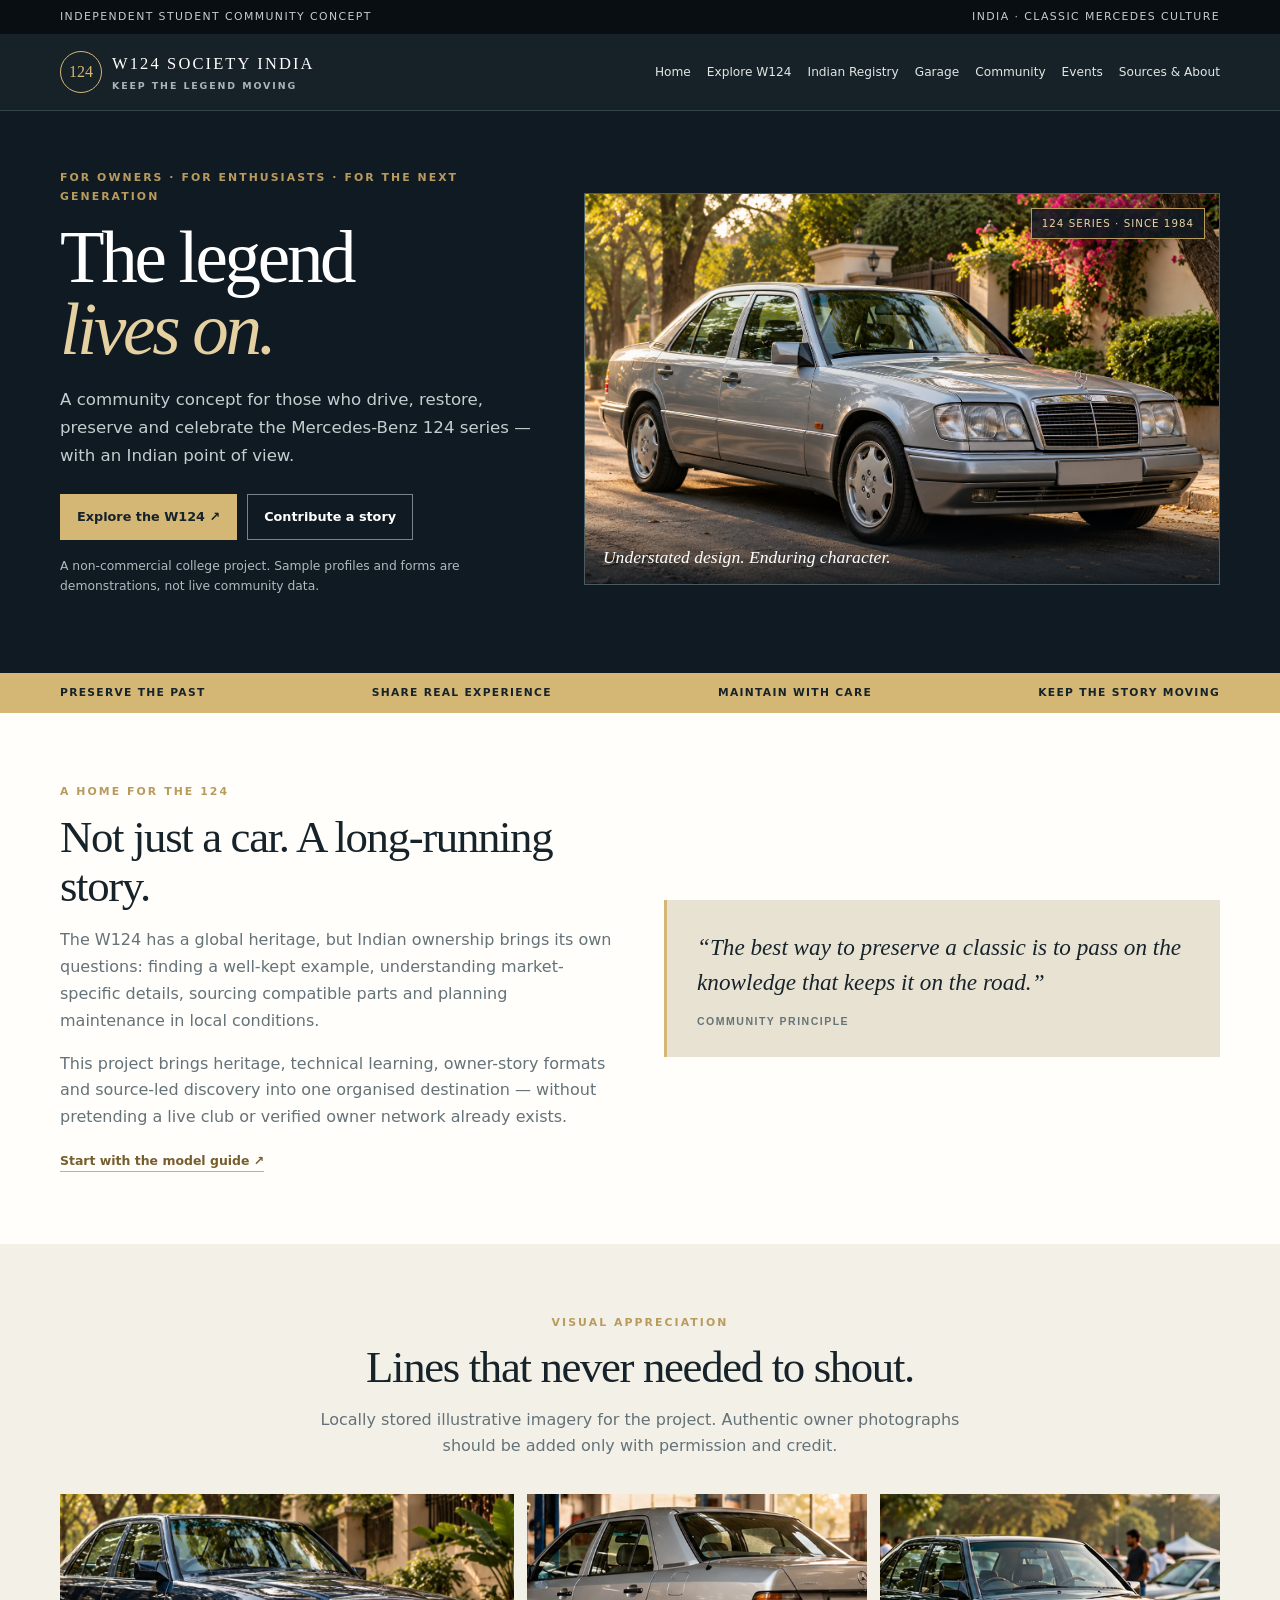
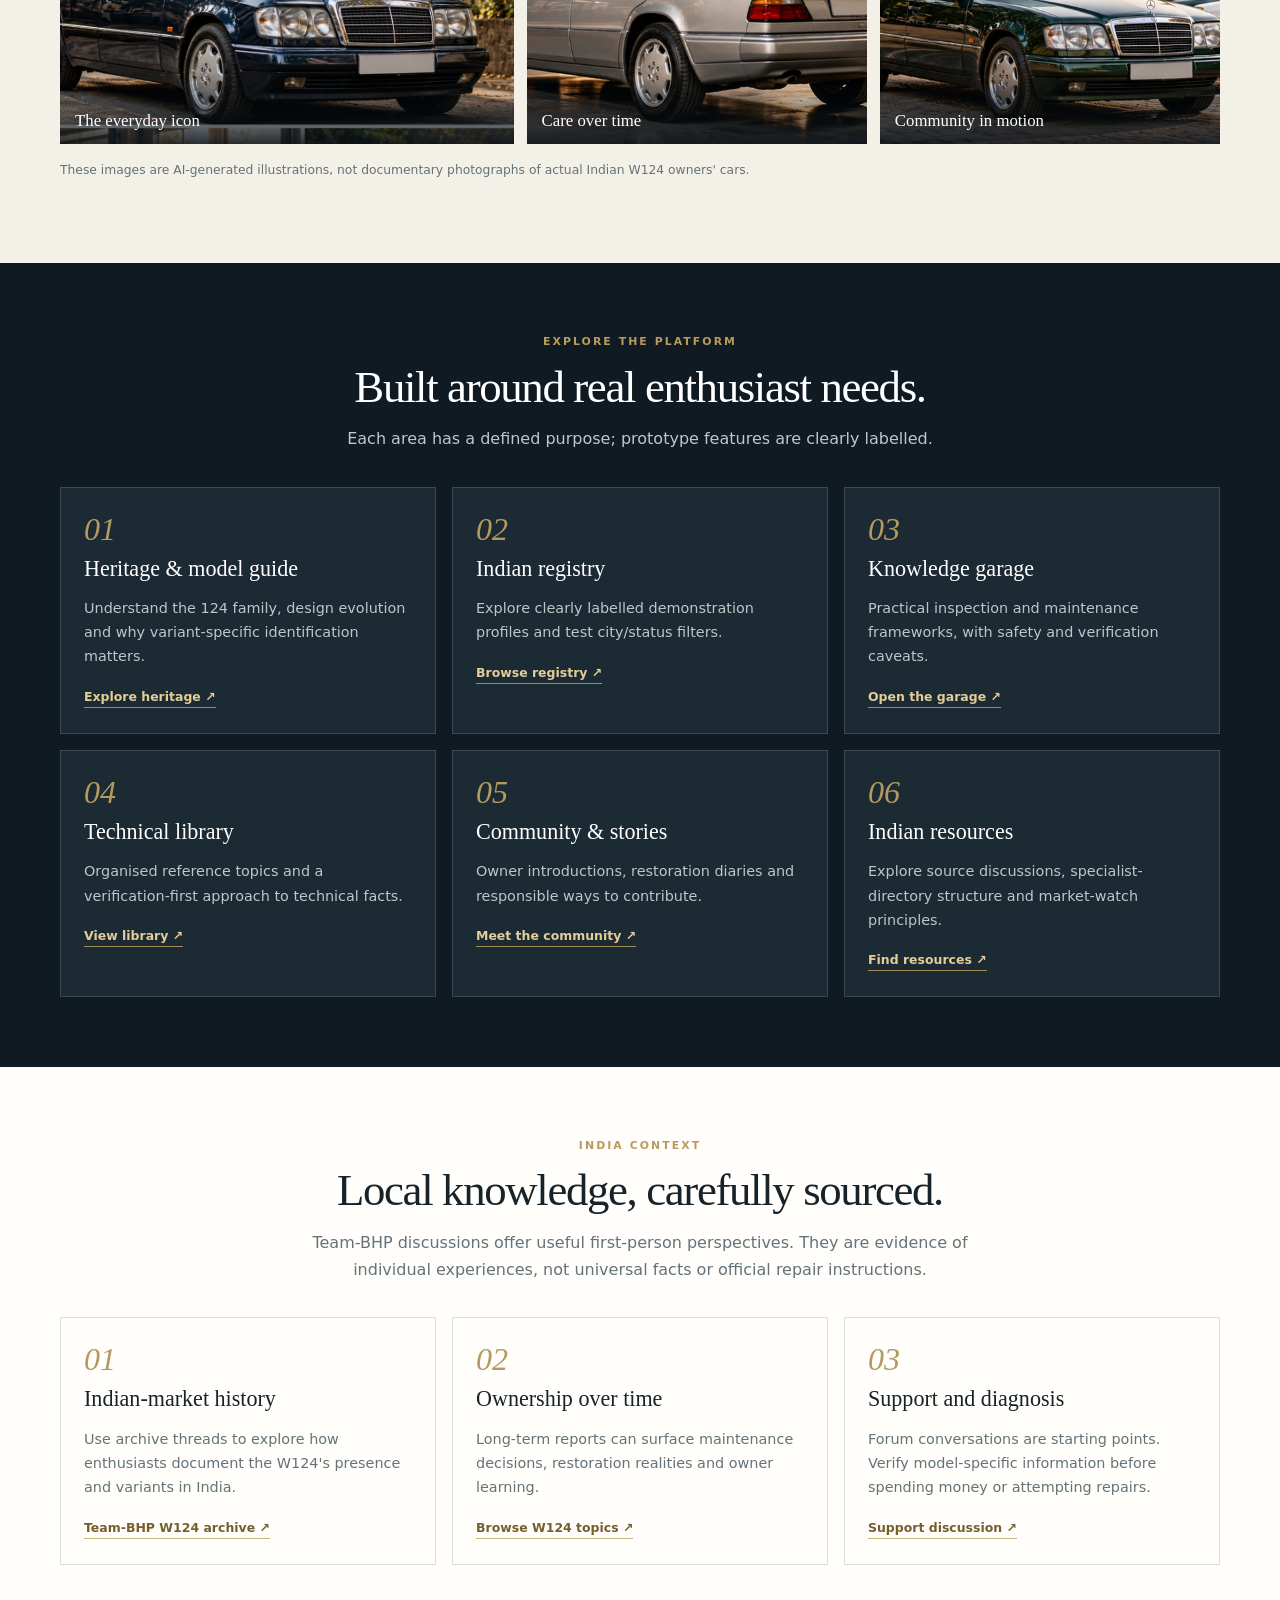
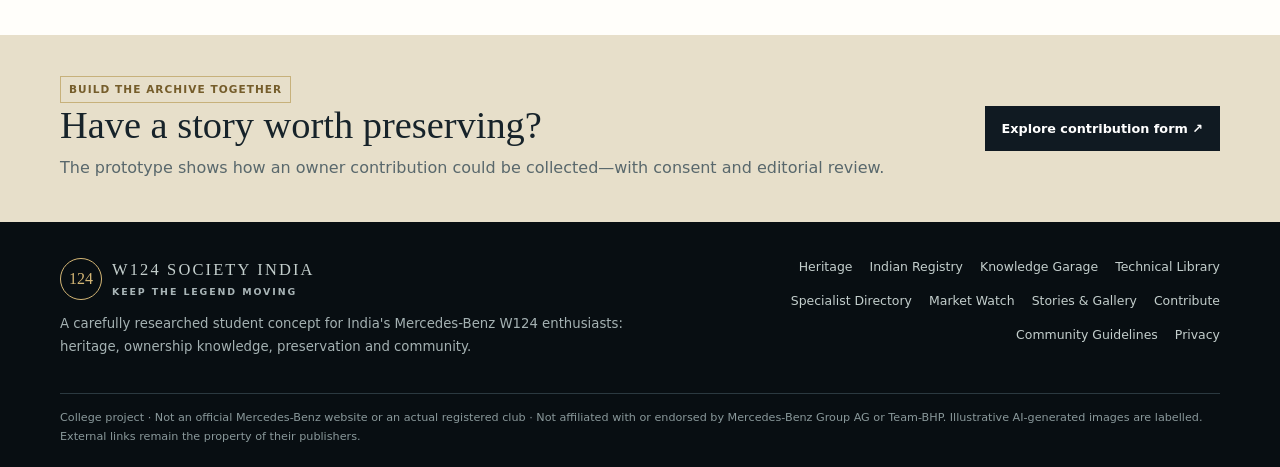
<file: index.html>
<!doctype html><html lang="en"><head><meta charset="utf-8"><meta name="viewport" content="width=device-width,initial-scale=1"><title>The legend lives on | W124 Society India</title><meta name="description" content="An independent Indian W124 enthusiast website concept with heritage, owner stories, maintenance knowledge and community resources."><meta name="theme-color" content="#101a22"><meta property="og:title" content="The legend lives on | W124 Society India"><meta property="og:description" content="An independent Indian W124 enthusiast website concept with heritage, owner stories, maintenance knowledge and community resources."><link rel="stylesheet" href="styles.css"></head><body><a class="skip" href="#main">Skip to content</a><div class="top"><div class="wrap"><span>Independent student community concept</span><span>India · Classic Mercedes culture</span></div></div><header class="header"><div class="wrap nav"><a class="brand" href="index.html"><span class="mark">124</span><span><strong>W124 SOCIETY INDIA</strong><small>KEEP THE LEGEND MOVING</small></span></a><button class="menu-toggle" aria-expanded="false" aria-label="Toggle navigation">Menu ☰</button><nav class="navlinks" aria-label="Main navigation"><a href="index.html" aria-current="page">Home</a><a href="heritage.html">Explore W124</a><a href="registry.html">Indian Registry</a><a href="garage.html">Garage</a><a href="community.html">Community</a><a href="events.html">Events</a><a href="sources.html">Sources & About</a></nav></div></header><main id="main"><section class="hero" id="home"><div class="wrap hero-grid"><div><div class="eyebrow">For owners · For enthusiasts · For the next generation</div><h1>The legend<br><em>lives on.</em></h1><p class="lead">A community concept for those who drive, restore, preserve and celebrate the Mercedes-Benz 124 series — with an Indian point of view.</p><div class="btns"><a class="btn" href="heritage.html">Explore the W124 ↗</a><a class="btn secondary" href="contribute.html">Contribute a story</a></div><p class="note" style="color:#aebbbc">A non-commercial college project. Sample profiles and forms are demonstrations, not live community data.</p></div><div class="hero-img"><img src="assets/w124-hero.png" alt="AI-generated illustration of a silver W124-inspired classic Mercedes sedan on an Indian residential street"><span class="img-label">124 series · Since 1984</span><div class="img-caption">Understated design. Enduring character.</div></div></div></section>
<div class="ticker"><div class="wrap"><span>Preserve the past</span><span>Share real experience</span><span>Maintain with care</span><span>Keep the story moving</span></div></div>
<section class="section"><div class="wrap two-col"><div class="copy"><div class="eyebrow">A home for the 124</div><h2>Not just a car. A long-running story.</h2><p>The W124 has a global heritage, but Indian ownership brings its own questions: finding a well-kept example, understanding market-specific details, sourcing compatible parts and planning maintenance in local conditions.</p><p>This project brings heritage, technical learning, owner-story formats and source-led discovery into one organised destination — without pretending a live club or verified owner network already exists.</p><a class="link" href="heritage.html">Start with the model guide ↗</a></div><div class="quote">“The best way to preserve a classic is to pass on the knowledge that keeps it on the road.”<small>Community principle</small></div></div></section>
<section class="section cream" id="gallery"><div class="wrap"><div class="section-head"><div class="eyebrow">Visual appreciation</div><h2>Lines that never needed to shout.</h2><p>Locally stored illustrative imagery for the project. Authentic owner photographs should be added only with permission and credit.</p></div><div class="gallery"><figure><img src="assets/w124-street.jpg" alt="AI-generated illustration of a dark classic W124-inspired sedan on a tree-lined street" loading="lazy"><figcaption>The everyday icon</figcaption></figure><figure><img src="assets/w124-workshop.jpg" alt="AI-generated illustration of a classic sedan in a restoration workshop" loading="lazy"><figcaption>Care over time</figcaption></figure><figure><img src="assets/w124-gathering.jpg" alt="AI-generated illustration of a classic sedan at an enthusiast gathering" loading="lazy"><figcaption>Community in motion</figcaption></figure></div><p class="note">These images are AI-generated illustrations, not documentary photographs of actual Indian W124 owners' cars.</p></div></section>
<section class="section dark"><div class="wrap"><div class="section-head"><div class="eyebrow">Explore the platform</div><h2>Built around real enthusiast needs.</h2><p>Each area has a defined purpose; prototype features are clearly labelled.</p></div><div class="grid3"><article class="card"><div class="num">01</div><h3>Heritage & model guide</h3><p>Understand the 124 family, design evolution and why variant-specific identification matters.</p><a class="link" href="heritage.html">Explore heritage ↗</a></article><article class="card"><div class="num">02</div><h3>Indian registry</h3><p>Explore clearly labelled demonstration profiles and test city/status filters.</p><a class="link" href="registry.html">Browse registry ↗</a></article><article class="card"><div class="num">03</div><h3>Knowledge garage</h3><p>Practical inspection and maintenance frameworks, with safety and verification caveats.</p><a class="link" href="garage.html">Open the garage ↗</a></article><article class="card"><div class="num">04</div><h3>Technical library</h3><p>Organised reference topics and a verification-first approach to technical facts.</p><a class="link" href="technical.html">View library ↗</a></article><article class="card"><div class="num">05</div><h3>Community & stories</h3><p>Owner introductions, restoration diaries and responsible ways to contribute.</p><a class="link" href="community.html">Meet the community ↗</a></article><article class="card"><div class="num">06</div><h3>Indian resources</h3><p>Explore source discussions, specialist-directory structure and market-watch principles.</p><a class="link" href="directory.html">Find resources ↗</a></article></div></div></section>
<section class="section"><div class="wrap"><div class="section-head"><div class="eyebrow">India context</div><h2>Local knowledge, carefully sourced.</h2><p>Team-BHP discussions offer useful first-person perspectives. They are evidence of individual experiences, not universal facts or official repair instructions.</p></div><div class="grid3"><article class="card"><div class="num">01</div><h3>Indian-market history</h3><p>Use archive threads to explore how enthusiasts document the W124's presence and variants in India.</p><a class="link" href="https://www.team-bhp.com/forum/indian-car-scene/178999-mercedes-w124-e-class-archive-pics-videos-reviews.html" target="_blank" rel="noopener">Team-BHP W124 archive ↗</a></article><article class="card"><div class="num">02</div><h3>Ownership over time</h3><p>Long-term reports can surface maintenance decisions, restoration realities and owner learning.</p><a class="link" href="https://www.team-bhp.com/tags/mercedes-benz-w124" target="_blank" rel="noopener">Browse W124 topics ↗</a></article><article class="card"><div class="num">03</div><h3>Support and diagnosis</h3><p>Forum conversations are starting points. Verify model-specific information before spending money or attempting repairs.</p><a class="link" href="https://www.team-bhp.com/forum/technical-stuff/56563-mercedes-w124-e-class-support-group.html" target="_blank" rel="noopener">Support discussion ↗</a></article></div></div></section>
<section class="callout"><div class="wrap callout-inner"><div><span class="pill">Build the archive together</span><h2>Have a story worth preserving?</h2><p>The prototype shows how an owner contribution could be collected—with consent and editorial review.</p></div><a class="btn" href="contribute.html">Explore contribution form ↗</a></div></section></main><footer class="footer"><div class="wrap"><div class="footer-grid"><div><a class="brand" href="index.html"><span class="mark">124</span><span><strong>W124 SOCIETY INDIA</strong><small>KEEP THE LEGEND MOVING</small></span></a><p>A carefully researched student concept for India's Mercedes-Benz W124 enthusiasts: heritage, ownership knowledge, preservation and community.</p></div><div class="footerlinks"><a href="heritage.html">Heritage</a><a href="registry.html">Indian Registry</a><a href="garage.html">Knowledge Garage</a><a href="technical.html">Technical Library</a><a href="directory.html">Specialist Directory</a><a href="market.html">Market Watch</a><a href="stories.html">Stories & Gallery</a><a href="contribute.html">Contribute</a><a href="guidelines.html">Community Guidelines</a><a href="privacy.html">Privacy</a></div></div><div class="fine">College project · Not an official Mercedes-Benz website or an actual registered club · Not affiliated with or endorsed by Mercedes-Benz Group AG or Team-BHP. Illustrative AI-generated images are labelled. External links remain the property of their publishers.</div></div></footer><script src="script.js"></script></body></html>
</file>
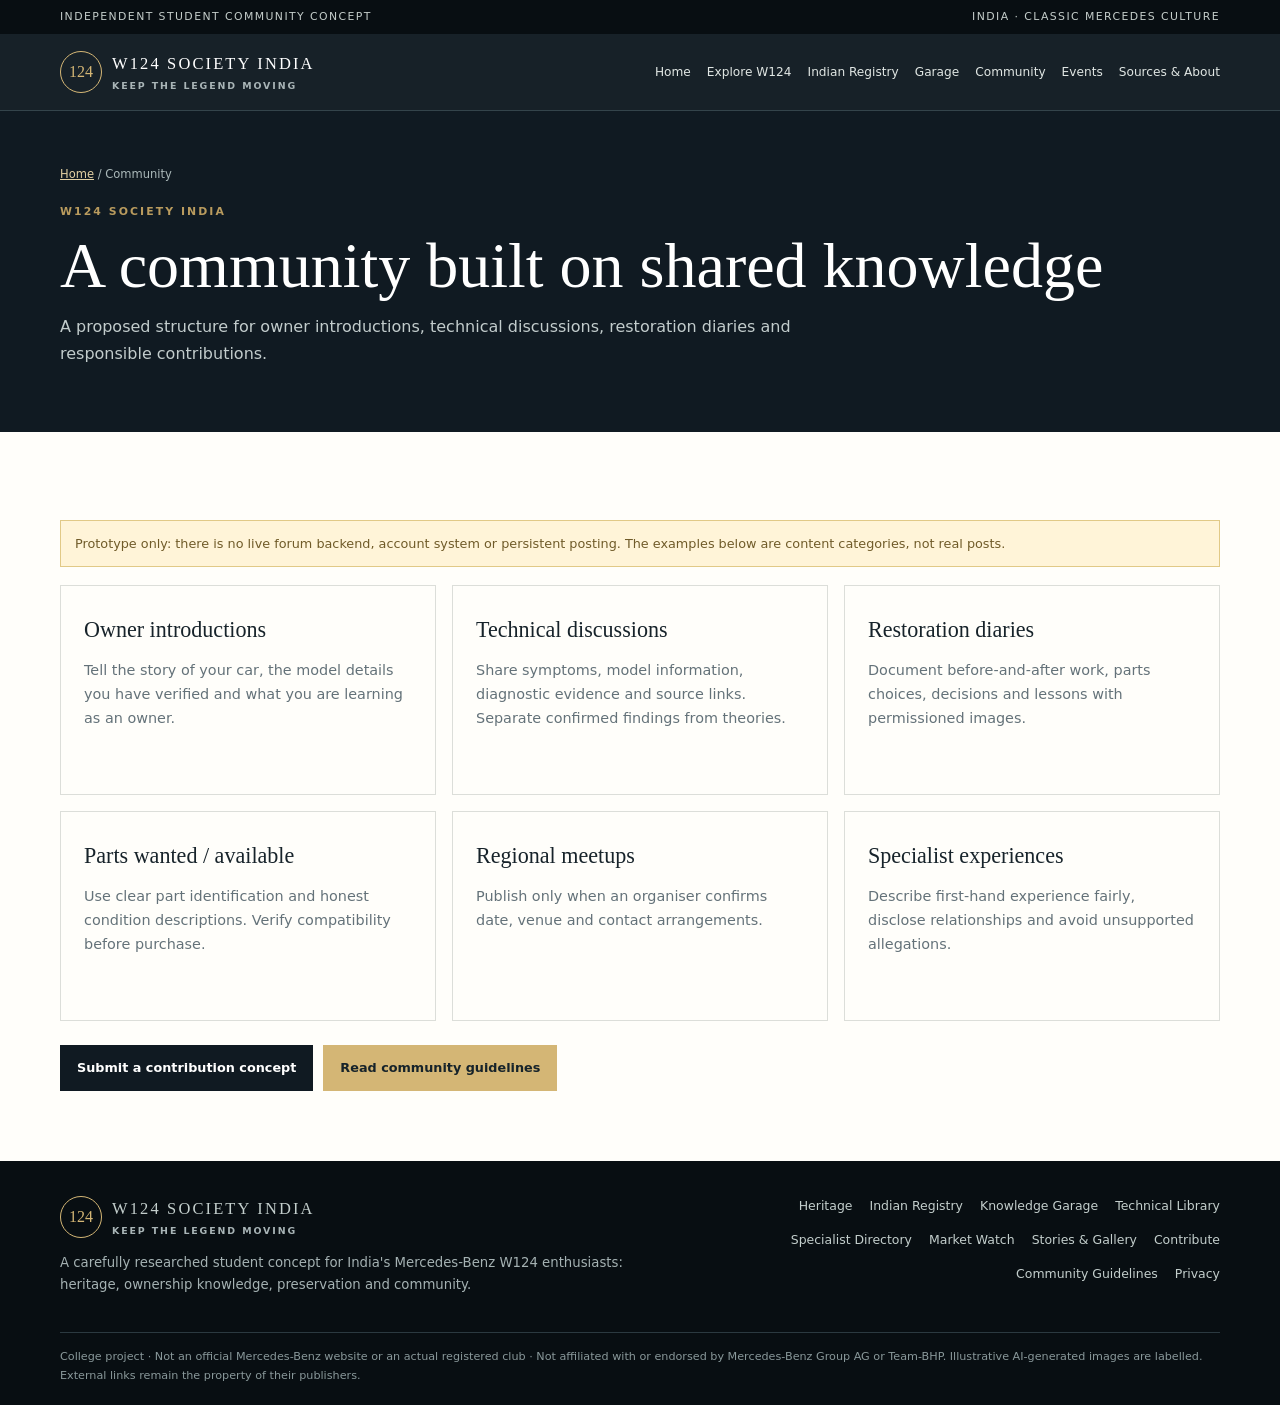
<file: community.html>
<!doctype html><html lang="en"><head><meta charset="utf-8"><meta name="viewport" content="width=device-width,initial-scale=1"><title>Community | W124 Society India</title><meta name="description" content="A proposed community structure for owners and enthusiasts."><meta name="theme-color" content="#101a22"><meta property="og:title" content="Community | W124 Society India"><meta property="og:description" content="A proposed community structure for owners and enthusiasts."><link rel="stylesheet" href="styles.css"></head><body><a class="skip" href="#main">Skip to content</a><div class="top"><div class="wrap"><span>Independent student community concept</span><span>India · Classic Mercedes culture</span></div></div><header class="header"><div class="wrap nav"><a class="brand" href="index.html"><span class="mark">124</span><span><strong>W124 SOCIETY INDIA</strong><small>KEEP THE LEGEND MOVING</small></span></a><button class="menu-toggle" aria-expanded="false" aria-label="Toggle navigation">Menu ☰</button><nav class="navlinks" aria-label="Main navigation"><a href="index.html">Home</a><a href="heritage.html">Explore W124</a><a href="registry.html">Indian Registry</a><a href="garage.html">Garage</a><a href="community.html" aria-current="page">Community</a><a href="events.html">Events</a><a href="sources.html">Sources & About</a></nav></div></header><main id="main"><section class="page-hero"><div class="wrap"><div class="breadcrumbs"><a href="index.html">Home</a> / Community</div><div class="eyebrow">W124 Society India</div><h1>A community built on shared knowledge</h1><p>A proposed structure for owner introductions, technical discussions, restoration diaries and responsible contributions.</p></div></section><section class="section"><div class="wrap"><div class="demo-label">Prototype only: there is no live forum backend, account system or persistent posting. The examples below are content categories, not real posts.</div><div class="grid3"><article class="card"><h3>Owner introductions</h3><p>Tell the story of your car, the model details you have verified and what you are learning as an owner.</p></article><article class="card"><h3>Technical discussions</h3><p>Share symptoms, model information, diagnostic evidence and source links. Separate confirmed findings from theories.</p></article><article class="card"><h3>Restoration diaries</h3><p>Document before-and-after work, parts choices, decisions and lessons with permissioned images.</p></article><article class="card"><h3>Parts wanted / available</h3><p>Use clear part identification and honest condition descriptions. Verify compatibility before purchase.</p></article><article class="card"><h3>Regional meetups</h3><p>Publish only when an organiser confirms date, venue and contact arrangements.</p></article><article class="card"><h3>Specialist experiences</h3><p>Describe first-hand experience fairly, disclose relationships and avoid unsupported allegations.</p></article></div><div class="btns"><a class="btn darkbtn" href="contribute.html">Submit a contribution concept</a><a class="btn" href="guidelines.html">Read community guidelines</a></div></div></section></main><footer class="footer"><div class="wrap"><div class="footer-grid"><div><a class="brand" href="index.html"><span class="mark">124</span><span><strong>W124 SOCIETY INDIA</strong><small>KEEP THE LEGEND MOVING</small></span></a><p>A carefully researched student concept for India's Mercedes-Benz W124 enthusiasts: heritage, ownership knowledge, preservation and community.</p></div><div class="footerlinks"><a href="heritage.html">Heritage</a><a href="registry.html">Indian Registry</a><a href="garage.html">Knowledge Garage</a><a href="technical.html">Technical Library</a><a href="directory.html">Specialist Directory</a><a href="market.html">Market Watch</a><a href="stories.html">Stories & Gallery</a><a href="contribute.html">Contribute</a><a href="guidelines.html">Community Guidelines</a><a href="privacy.html">Privacy</a></div></div><div class="fine">College project · Not an official Mercedes-Benz website or an actual registered club · Not affiliated with or endorsed by Mercedes-Benz Group AG or Team-BHP. Illustrative AI-generated images are labelled. External links remain the property of their publishers.</div></div></footer><script src="script.js"></script></body></html>
</file>
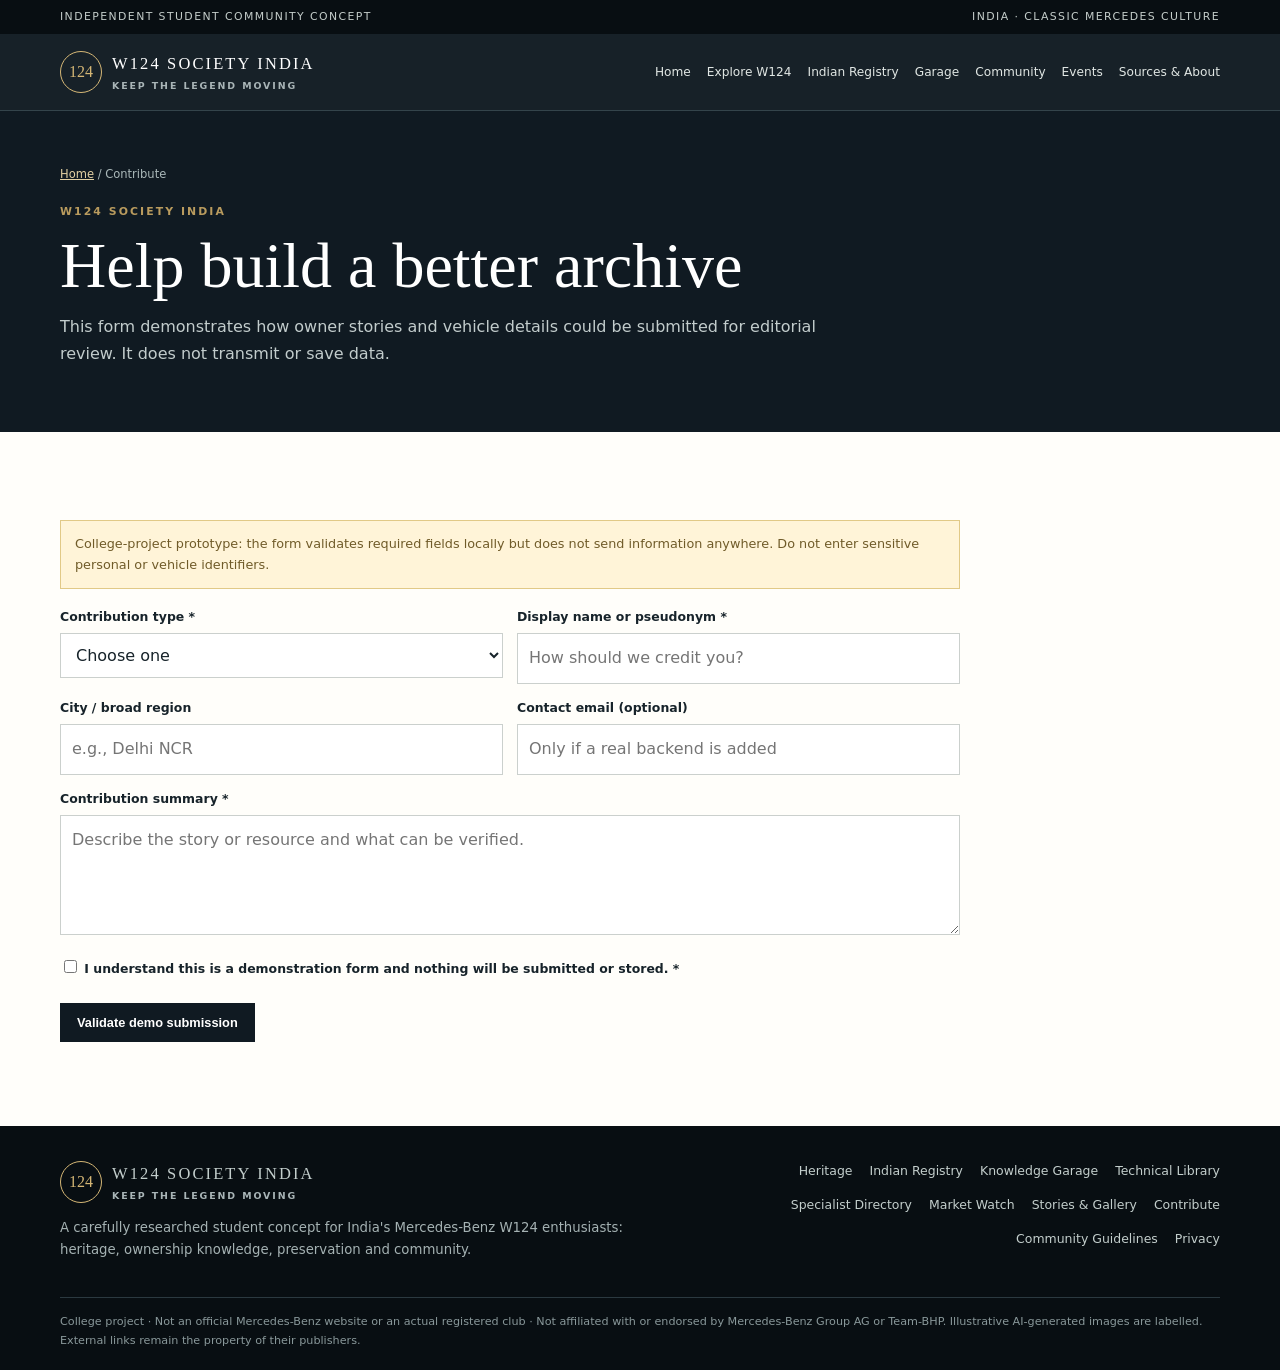
<file: contribute.html>
<!doctype html><html lang="en"><head><meta charset="utf-8"><meta name="viewport" content="width=device-width,initial-scale=1"><title>Contribute | W124 Society India</title><meta name="description" content="Demonstration workflow for proposed community contributions."><meta name="theme-color" content="#101a22"><meta property="og:title" content="Contribute | W124 Society India"><meta property="og:description" content="Demonstration workflow for proposed community contributions."><link rel="stylesheet" href="styles.css"></head><body><a class="skip" href="#main">Skip to content</a><div class="top"><div class="wrap"><span>Independent student community concept</span><span>India · Classic Mercedes culture</span></div></div><header class="header"><div class="wrap nav"><a class="brand" href="index.html"><span class="mark">124</span><span><strong>W124 SOCIETY INDIA</strong><small>KEEP THE LEGEND MOVING</small></span></a><button class="menu-toggle" aria-expanded="false" aria-label="Toggle navigation">Menu ☰</button><nav class="navlinks" aria-label="Main navigation"><a href="index.html">Home</a><a href="heritage.html">Explore W124</a><a href="registry.html">Indian Registry</a><a href="garage.html">Garage</a><a href="community.html" aria-current="page">Community</a><a href="events.html">Events</a><a href="sources.html">Sources & About</a></nav></div></header><main id="main"><section class="page-hero"><div class="wrap"><div class="breadcrumbs"><a href="index.html">Home</a> / Contribute</div><div class="eyebrow">W124 Society India</div><h1>Help build a better archive</h1><p>This form demonstrates how owner stories and vehicle details could be submitted for editorial review. It does not transmit or save data.</p></div></section><section class="section"><div class="wrap"><div class="content"><div class="demo-label">College-project prototype: the form validates required fields locally but does not send information anywhere. Do not enter sensitive personal or vehicle identifiers.</div><form data-prototype><div class="formgrid"><div class="field"><label for="kind">Contribution type *</label><select id="kind" required><option value="">Choose one</option><option>Vehicle profile</option><option>Ownership story</option><option>Technical article idea</option><option>Specialist recommendation</option><option>Event proposal</option><option>Photo contribution</option></select></div><div class="field"><label for="name">Display name or pseudonym *</label><input id="name" required maxlength="60" placeholder="How should we credit you?"></div><div class="field"><label for="region">City / broad region</label><input id="region" maxlength="80" placeholder="e.g., Delhi NCR"></div><div class="field"><label for="email">Contact email (optional)</label><input id="email" type="email" maxlength="120" placeholder="Only if a real backend is added"></div><div class="field full"><label for="details">Contribution summary *</label><textarea id="details" required maxlength="2000" placeholder="Describe the story or resource and what can be verified."></textarea></div><div class="field full"><label><input type="checkbox" required style="width:auto"> I understand this is a demonstration form and nothing will be submitted or stored. *</label></div></div><button class="btn darkbtn" type="submit" style="margin-top:18px">Validate demo submission</button><p class="form-msg" aria-live="polite"></p></form></div></div></section></main><footer class="footer"><div class="wrap"><div class="footer-grid"><div><a class="brand" href="index.html"><span class="mark">124</span><span><strong>W124 SOCIETY INDIA</strong><small>KEEP THE LEGEND MOVING</small></span></a><p>A carefully researched student concept for India's Mercedes-Benz W124 enthusiasts: heritage, ownership knowledge, preservation and community.</p></div><div class="footerlinks"><a href="heritage.html">Heritage</a><a href="registry.html">Indian Registry</a><a href="garage.html">Knowledge Garage</a><a href="technical.html">Technical Library</a><a href="directory.html">Specialist Directory</a><a href="market.html">Market Watch</a><a href="stories.html">Stories & Gallery</a><a href="contribute.html">Contribute</a><a href="guidelines.html">Community Guidelines</a><a href="privacy.html">Privacy</a></div></div><div class="fine">College project · Not an official Mercedes-Benz website or an actual registered club · Not affiliated with or endorsed by Mercedes-Benz Group AG or Team-BHP. Illustrative AI-generated images are labelled. External links remain the property of their publishers.</div></div></footer><script src="script.js"></script></body></html>
</file>
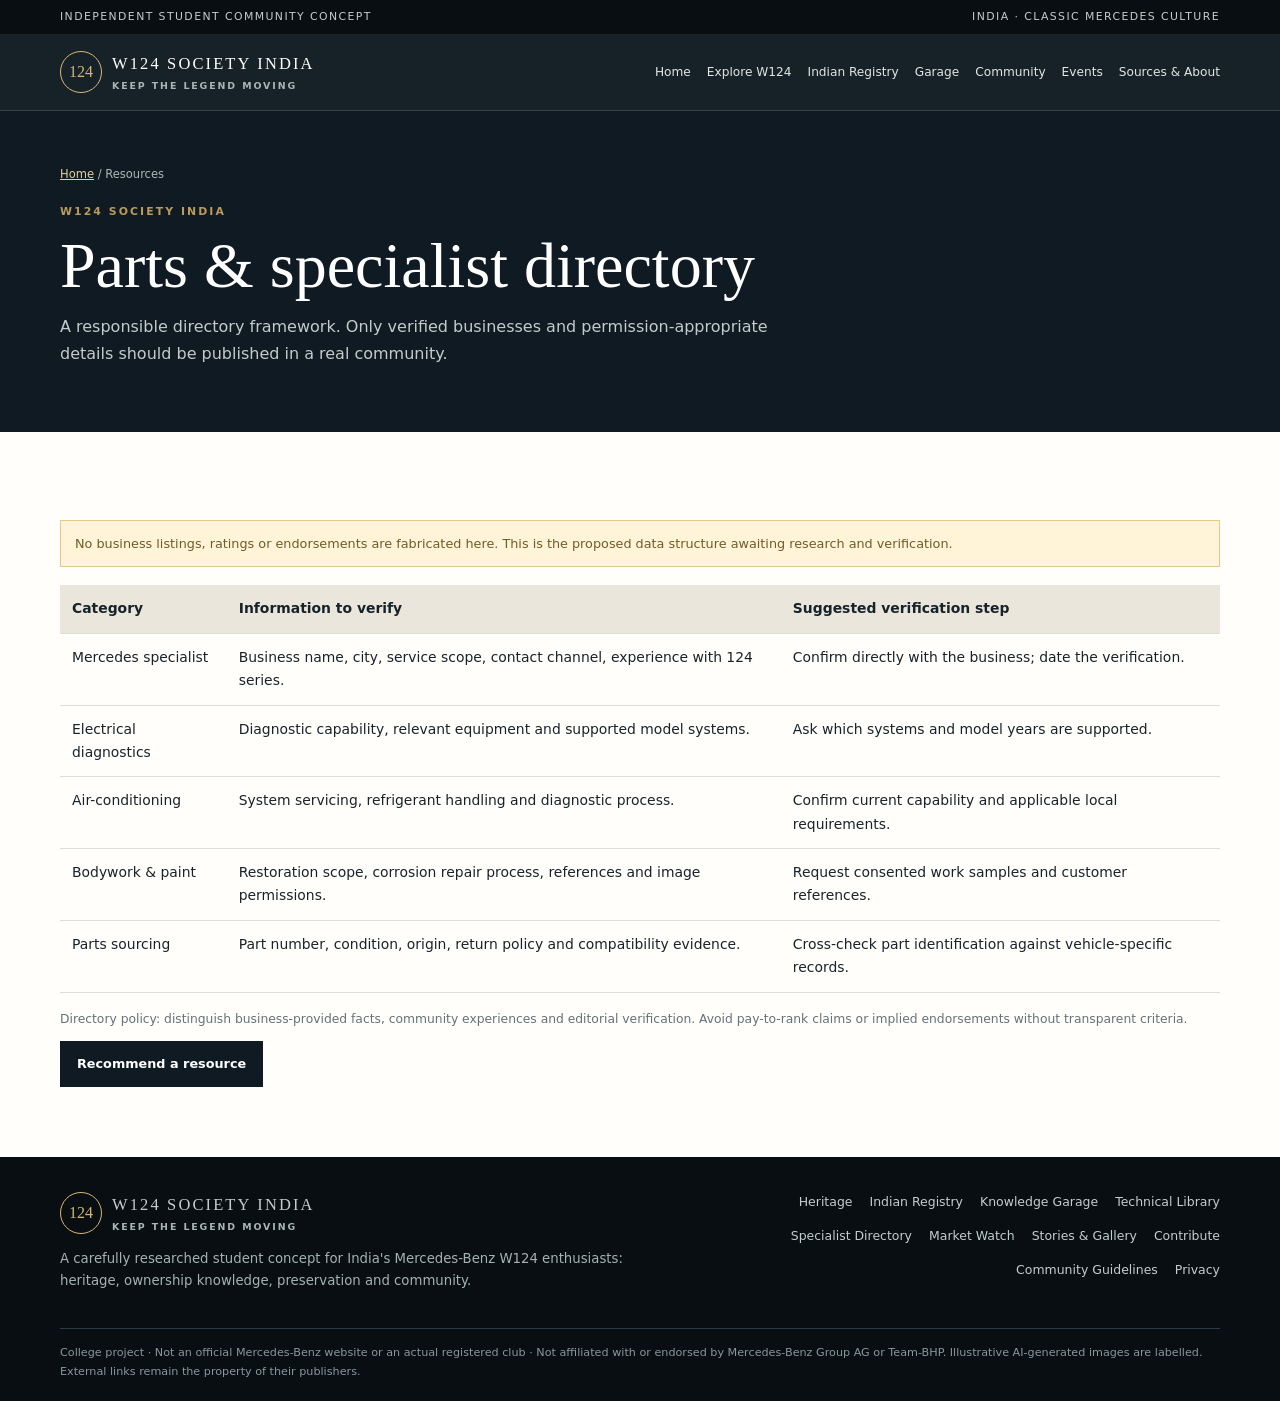
<file: directory.html>
<!doctype html><html lang="en"><head><meta charset="utf-8"><meta name="viewport" content="width=device-width,initial-scale=1"><title>Parts & Specialist Directory | W124 Society India</title><meta name="description" content="A framework for verified Indian W124 resources."><meta name="theme-color" content="#101a22"><meta property="og:title" content="Parts & Specialist Directory | W124 Society India"><meta property="og:description" content="A framework for verified Indian W124 resources."><link rel="stylesheet" href="styles.css"></head><body><a class="skip" href="#main">Skip to content</a><div class="top"><div class="wrap"><span>Independent student community concept</span><span>India · Classic Mercedes culture</span></div></div><header class="header"><div class="wrap nav"><a class="brand" href="index.html"><span class="mark">124</span><span><strong>W124 SOCIETY INDIA</strong><small>KEEP THE LEGEND MOVING</small></span></a><button class="menu-toggle" aria-expanded="false" aria-label="Toggle navigation">Menu ☰</button><nav class="navlinks" aria-label="Main navigation"><a href="index.html">Home</a><a href="heritage.html">Explore W124</a><a href="registry.html">Indian Registry</a><a href="garage.html">Garage</a><a href="community.html" aria-current="page">Community</a><a href="events.html">Events</a><a href="sources.html">Sources & About</a></nav></div></header><main id="main"><section class="page-hero"><div class="wrap"><div class="breadcrumbs"><a href="index.html">Home</a> / Resources</div><div class="eyebrow">W124 Society India</div><h1>Parts & specialist directory</h1><p>A responsible directory framework. Only verified businesses and permission-appropriate details should be published in a real community.</p></div></section><section class="section"><div class="wrap"><div class="demo-label">No business listings, ratings or endorsements are fabricated here. This is the proposed data structure awaiting research and verification.</div><div class="tablewrap"><table><thead><tr><th>Category</th><th>Information to verify</th><th>Suggested verification step</th></tr></thead><tbody><tr><td>Mercedes specialist</td><td>Business name, city, service scope, contact channel, experience with 124 series.</td><td>Confirm directly with the business; date the verification.</td></tr><tr><td>Electrical diagnostics</td><td>Diagnostic capability, relevant equipment and supported model systems.</td><td>Ask which systems and model years are supported.</td></tr><tr><td>Air-conditioning</td><td>System servicing, refrigerant handling and diagnostic process.</td><td>Confirm current capability and applicable local requirements.</td></tr><tr><td>Bodywork & paint</td><td>Restoration scope, corrosion repair process, references and image permissions.</td><td>Request consented work samples and customer references.</td></tr><tr><td>Parts sourcing</td><td>Part number, condition, origin, return policy and compatibility evidence.</td><td>Cross-check part identification against vehicle-specific records.</td></tr></tbody></table></div><p class="note">Directory policy: distinguish business-provided facts, community experiences and editorial verification. Avoid pay-to-rank claims or implied endorsements without transparent criteria.</p><a class="btn darkbtn" href="contribute.html">Recommend a resource</a></div></section></main><footer class="footer"><div class="wrap"><div class="footer-grid"><div><a class="brand" href="index.html"><span class="mark">124</span><span><strong>W124 SOCIETY INDIA</strong><small>KEEP THE LEGEND MOVING</small></span></a><p>A carefully researched student concept for India's Mercedes-Benz W124 enthusiasts: heritage, ownership knowledge, preservation and community.</p></div><div class="footerlinks"><a href="heritage.html">Heritage</a><a href="registry.html">Indian Registry</a><a href="garage.html">Knowledge Garage</a><a href="technical.html">Technical Library</a><a href="directory.html">Specialist Directory</a><a href="market.html">Market Watch</a><a href="stories.html">Stories & Gallery</a><a href="contribute.html">Contribute</a><a href="guidelines.html">Community Guidelines</a><a href="privacy.html">Privacy</a></div></div><div class="fine">College project · Not an official Mercedes-Benz website or an actual registered club · Not affiliated with or endorsed by Mercedes-Benz Group AG or Team-BHP. Illustrative AI-generated images are labelled. External links remain the property of their publishers.</div></div></footer><script src="script.js"></script></body></html>
</file>
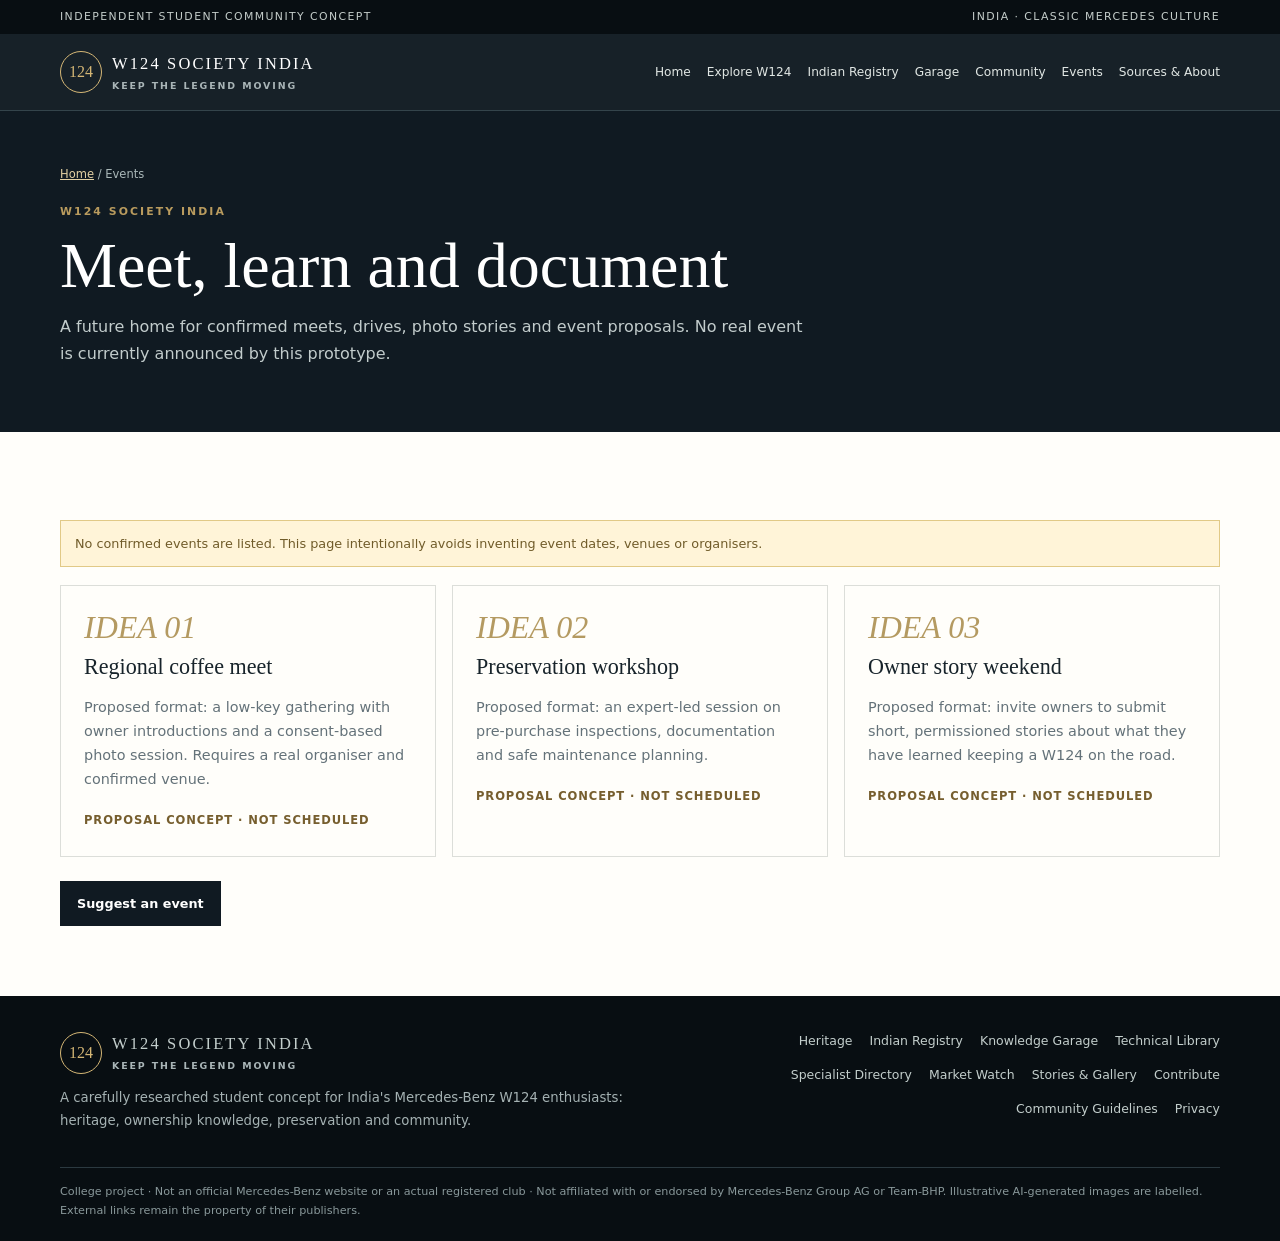
<file: events.html>
<!doctype html><html lang="en"><head><meta charset="utf-8"><meta name="viewport" content="width=device-width,initial-scale=1"><title>Events & Drives | W124 Society India</title><meta name="description" content="A transparent framework for future confirmed community events."><meta name="theme-color" content="#101a22"><meta property="og:title" content="Events & Drives | W124 Society India"><meta property="og:description" content="A transparent framework for future confirmed community events."><link rel="stylesheet" href="styles.css"></head><body><a class="skip" href="#main">Skip to content</a><div class="top"><div class="wrap"><span>Independent student community concept</span><span>India · Classic Mercedes culture</span></div></div><header class="header"><div class="wrap nav"><a class="brand" href="index.html"><span class="mark">124</span><span><strong>W124 SOCIETY INDIA</strong><small>KEEP THE LEGEND MOVING</small></span></a><button class="menu-toggle" aria-expanded="false" aria-label="Toggle navigation">Menu ☰</button><nav class="navlinks" aria-label="Main navigation"><a href="index.html">Home</a><a href="heritage.html">Explore W124</a><a href="registry.html">Indian Registry</a><a href="garage.html">Garage</a><a href="community.html">Community</a><a href="events.html" aria-current="page">Events</a><a href="sources.html">Sources & About</a></nav></div></header><main id="main"><section class="page-hero"><div class="wrap"><div class="breadcrumbs"><a href="index.html">Home</a> / Events</div><div class="eyebrow">W124 Society India</div><h1>Meet, learn and document</h1><p>A future home for confirmed meets, drives, photo stories and event proposals. No real event is currently announced by this prototype.</p></div></section><section class="section"><div class="wrap"><div class="demo-label">No confirmed events are listed. This page intentionally avoids inventing event dates, venues or organisers.</div><div class="grid3"><article class="card"><div class="num">IDEA 01</div><h3>Regional coffee meet</h3><p>Proposed format: a low-key gathering with owner introductions and a consent-based photo session. Requires a real organiser and confirmed venue.</p><span class="status">Proposal concept · Not scheduled</span></article><article class="card"><div class="num">IDEA 02</div><h3>Preservation workshop</h3><p>Proposed format: an expert-led session on pre-purchase inspections, documentation and safe maintenance planning.</p><span class="status">Proposal concept · Not scheduled</span></article><article class="card"><div class="num">IDEA 03</div><h3>Owner story weekend</h3><p>Proposed format: invite owners to submit short, permissioned stories about what they have learned keeping a W124 on the road.</p><span class="status">Proposal concept · Not scheduled</span></article></div><div class="btns"><a class="btn darkbtn" href="contribute.html">Suggest an event</a></div></div></section></main><footer class="footer"><div class="wrap"><div class="footer-grid"><div><a class="brand" href="index.html"><span class="mark">124</span><span><strong>W124 SOCIETY INDIA</strong><small>KEEP THE LEGEND MOVING</small></span></a><p>A carefully researched student concept for India's Mercedes-Benz W124 enthusiasts: heritage, ownership knowledge, preservation and community.</p></div><div class="footerlinks"><a href="heritage.html">Heritage</a><a href="registry.html">Indian Registry</a><a href="garage.html">Knowledge Garage</a><a href="technical.html">Technical Library</a><a href="directory.html">Specialist Directory</a><a href="market.html">Market Watch</a><a href="stories.html">Stories & Gallery</a><a href="contribute.html">Contribute</a><a href="guidelines.html">Community Guidelines</a><a href="privacy.html">Privacy</a></div></div><div class="fine">College project · Not an official Mercedes-Benz website or an actual registered club · Not affiliated with or endorsed by Mercedes-Benz Group AG or Team-BHP. Illustrative AI-generated images are labelled. External links remain the property of their publishers.</div></div></footer><script src="script.js"></script></body></html>
</file>
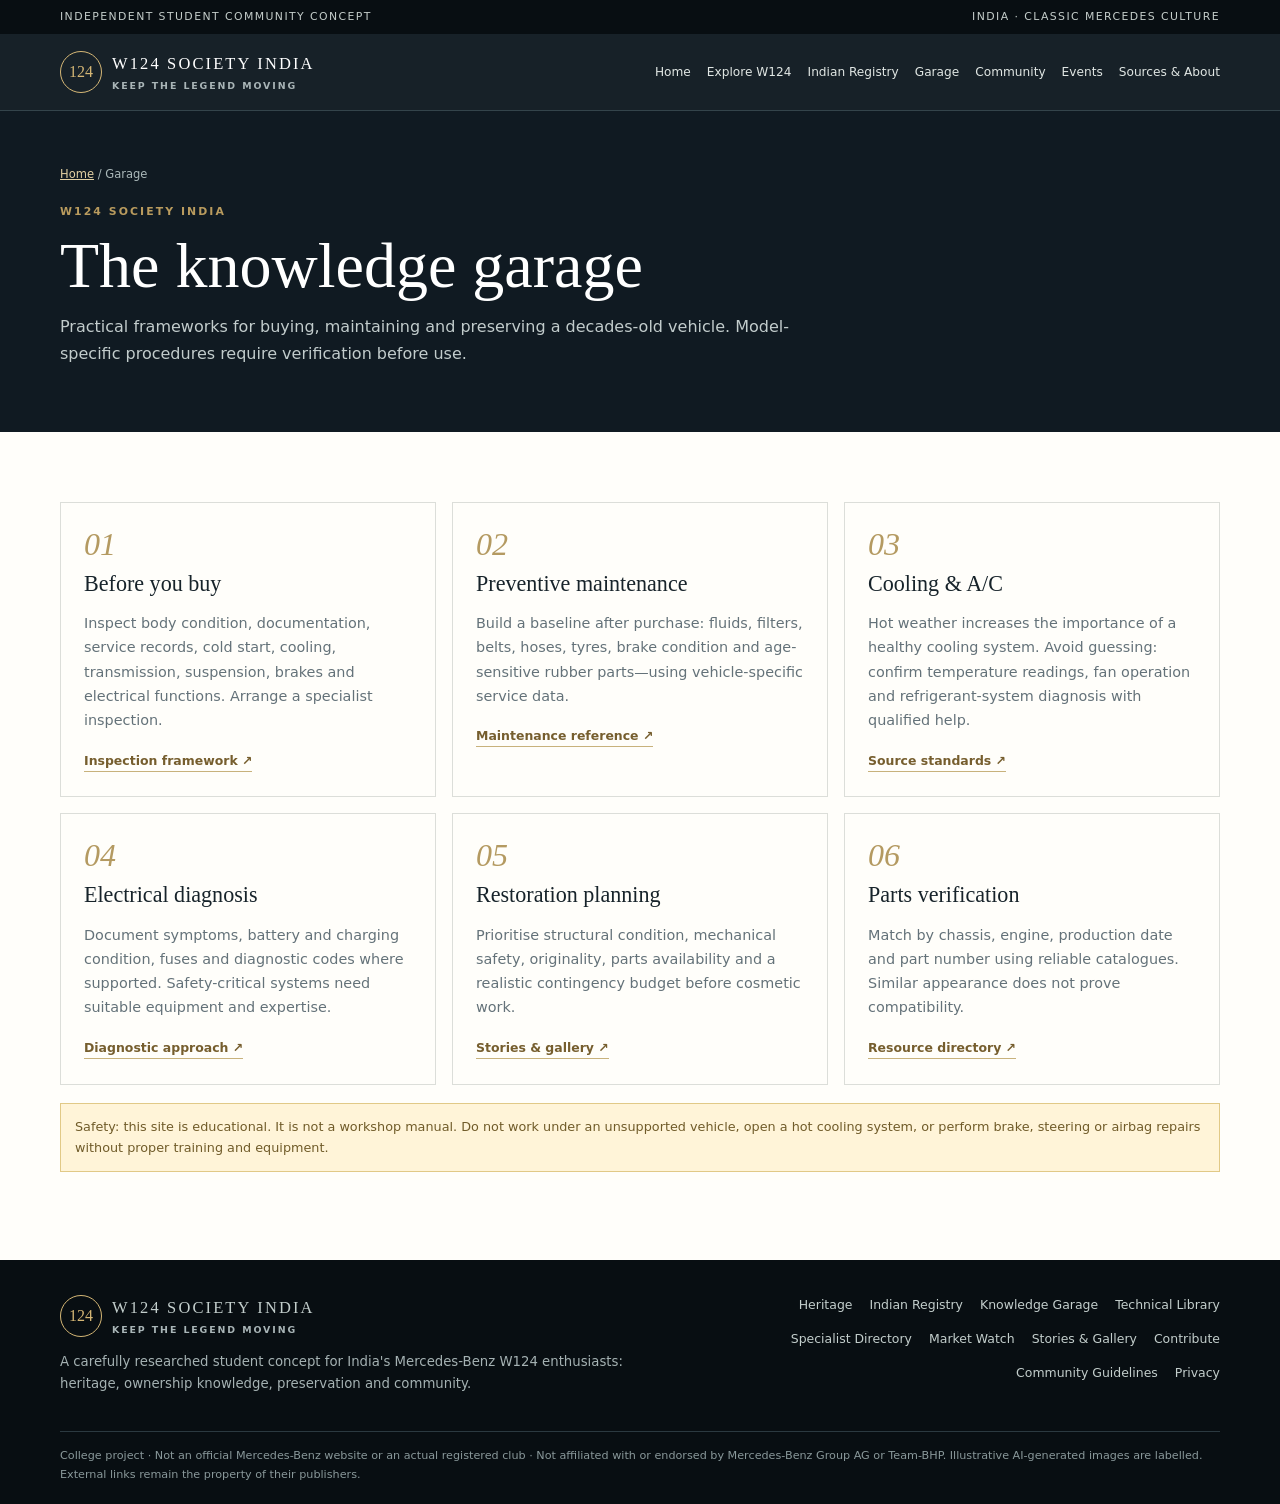
<file: garage.html>
<!doctype html><html lang="en"><head><meta charset="utf-8"><meta name="viewport" content="width=device-width,initial-scale=1"><title>Knowledge Garage | W124 Society India</title><meta name="description" content="Practical inspection and maintenance frameworks for W124 enthusiasts."><meta name="theme-color" content="#101a22"><meta property="og:title" content="Knowledge Garage | W124 Society India"><meta property="og:description" content="Practical inspection and maintenance frameworks for W124 enthusiasts."><link rel="stylesheet" href="styles.css"></head><body><a class="skip" href="#main">Skip to content</a><div class="top"><div class="wrap"><span>Independent student community concept</span><span>India · Classic Mercedes culture</span></div></div><header class="header"><div class="wrap nav"><a class="brand" href="index.html"><span class="mark">124</span><span><strong>W124 SOCIETY INDIA</strong><small>KEEP THE LEGEND MOVING</small></span></a><button class="menu-toggle" aria-expanded="false" aria-label="Toggle navigation">Menu ☰</button><nav class="navlinks" aria-label="Main navigation"><a href="index.html">Home</a><a href="heritage.html">Explore W124</a><a href="registry.html">Indian Registry</a><a href="garage.html" aria-current="page">Garage</a><a href="community.html">Community</a><a href="events.html">Events</a><a href="sources.html">Sources & About</a></nav></div></header><main id="main"><section class="page-hero"><div class="wrap"><div class="breadcrumbs"><a href="index.html">Home</a> / Garage</div><div class="eyebrow">W124 Society India</div><h1>The knowledge garage</h1><p>Practical frameworks for buying, maintaining and preserving a decades-old vehicle. Model-specific procedures require verification before use.</p></div></section><section class="section"><div class="wrap"><div class="grid3"><article class="card"><div class="num">01</div><h3>Before you buy</h3><p>Inspect body condition, documentation, service records, cold start, cooling, transmission, suspension, brakes and electrical functions. Arrange a specialist inspection.</p><a class="link" href="technical.html">Inspection framework ↗</a></article><article class="card"><div class="num">02</div><h3>Preventive maintenance</h3><p>Build a baseline after purchase: fluids, filters, belts, hoses, tyres, brake condition and age-sensitive rubber parts—using vehicle-specific service data.</p><a class="link" href="technical.html">Maintenance reference ↗</a></article><article class="card"><div class="num">03</div><h3>Cooling & A/C</h3><p>Hot weather increases the importance of a healthy cooling system. Avoid guessing: confirm temperature readings, fan operation and refrigerant-system diagnosis with qualified help.</p><a class="link" href="sources.html">Source standards ↗</a></article><article class="card"><div class="num">04</div><h3>Electrical diagnosis</h3><p>Document symptoms, battery and charging condition, fuses and diagnostic codes where supported. Safety-critical systems need suitable equipment and expertise.</p><a class="link" href="technical.html">Diagnostic approach ↗</a></article><article class="card"><div class="num">05</div><h3>Restoration planning</h3><p>Prioritise structural condition, mechanical safety, originality, parts availability and a realistic contingency budget before cosmetic work.</p><a class="link" href="stories.html">Stories & gallery ↗</a></article><article class="card"><div class="num">06</div><h3>Parts verification</h3><p>Match by chassis, engine, production date and part number using reliable catalogues. Similar appearance does not prove compatibility.</p><a class="link" href="directory.html">Resource directory ↗</a></article></div><div class="demo-label">Safety: this site is educational. It is not a workshop manual. Do not work under an unsupported vehicle, open a hot cooling system, or perform brake, steering or airbag repairs without proper training and equipment.</div></div></section></main><footer class="footer"><div class="wrap"><div class="footer-grid"><div><a class="brand" href="index.html"><span class="mark">124</span><span><strong>W124 SOCIETY INDIA</strong><small>KEEP THE LEGEND MOVING</small></span></a><p>A carefully researched student concept for India's Mercedes-Benz W124 enthusiasts: heritage, ownership knowledge, preservation and community.</p></div><div class="footerlinks"><a href="heritage.html">Heritage</a><a href="registry.html">Indian Registry</a><a href="garage.html">Knowledge Garage</a><a href="technical.html">Technical Library</a><a href="directory.html">Specialist Directory</a><a href="market.html">Market Watch</a><a href="stories.html">Stories & Gallery</a><a href="contribute.html">Contribute</a><a href="guidelines.html">Community Guidelines</a><a href="privacy.html">Privacy</a></div></div><div class="fine">College project · Not an official Mercedes-Benz website or an actual registered club · Not affiliated with or endorsed by Mercedes-Benz Group AG or Team-BHP. Illustrative AI-generated images are labelled. External links remain the property of their publishers.</div></div></footer><script src="script.js"></script></body></html>
</file>
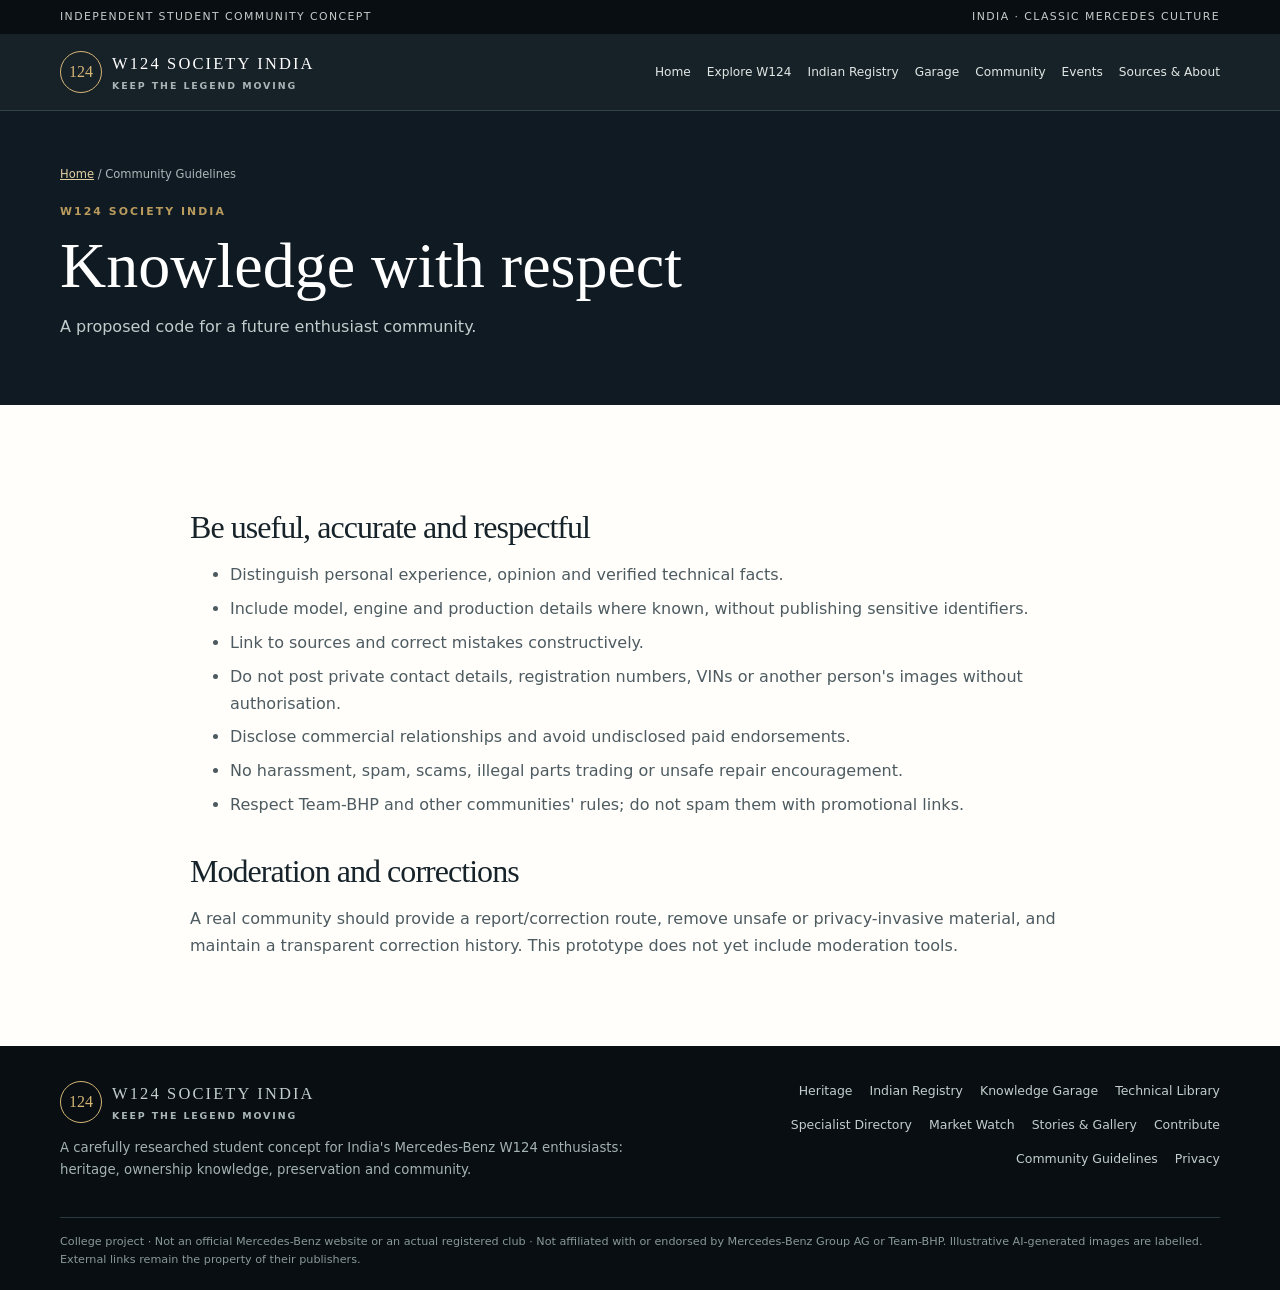
<file: guidelines.html>
<!doctype html><html lang="en"><head><meta charset="utf-8"><meta name="viewport" content="width=device-width,initial-scale=1"><title>Community Guidelines | W124 Society India</title><meta name="description" content="Proposed rules for a respectful enthusiast community."><meta name="theme-color" content="#101a22"><meta property="og:title" content="Community Guidelines | W124 Society India"><meta property="og:description" content="Proposed rules for a respectful enthusiast community."><link rel="stylesheet" href="styles.css"></head><body><a class="skip" href="#main">Skip to content</a><div class="top"><div class="wrap"><span>Independent student community concept</span><span>India · Classic Mercedes culture</span></div></div><header class="header"><div class="wrap nav"><a class="brand" href="index.html"><span class="mark">124</span><span><strong>W124 SOCIETY INDIA</strong><small>KEEP THE LEGEND MOVING</small></span></a><button class="menu-toggle" aria-expanded="false" aria-label="Toggle navigation">Menu ☰</button><nav class="navlinks" aria-label="Main navigation"><a href="index.html">Home</a><a href="heritage.html">Explore W124</a><a href="registry.html">Indian Registry</a><a href="garage.html">Garage</a><a href="community.html" aria-current="page">Community</a><a href="events.html">Events</a><a href="sources.html">Sources & About</a></nav></div></header><main id="main"><section class="page-hero"><div class="wrap"><div class="breadcrumbs"><a href="index.html">Home</a> / Community Guidelines</div><div class="eyebrow">W124 Society India</div><h1>Knowledge with respect</h1><p>A proposed code for a future enthusiast community.</p></div></section><section class="section"><div class="wrap content"><h2>Be useful, accurate and respectful</h2><ul><li>Distinguish personal experience, opinion and verified technical facts.</li><li>Include model, engine and production details where known, without publishing sensitive identifiers.</li><li>Link to sources and correct mistakes constructively.</li><li>Do not post private contact details, registration numbers, VINs or another person's images without authorisation.</li><li>Disclose commercial relationships and avoid undisclosed paid endorsements.</li><li>No harassment, spam, scams, illegal parts trading or unsafe repair encouragement.</li><li>Respect Team-BHP and other communities' rules; do not spam them with promotional links.</li></ul><h2>Moderation and corrections</h2><p>A real community should provide a report/correction route, remove unsafe or privacy-invasive material, and maintain a transparent correction history. This prototype does not yet include moderation tools.</p></div></section></main><footer class="footer"><div class="wrap"><div class="footer-grid"><div><a class="brand" href="index.html"><span class="mark">124</span><span><strong>W124 SOCIETY INDIA</strong><small>KEEP THE LEGEND MOVING</small></span></a><p>A carefully researched student concept for India's Mercedes-Benz W124 enthusiasts: heritage, ownership knowledge, preservation and community.</p></div><div class="footerlinks"><a href="heritage.html">Heritage</a><a href="registry.html">Indian Registry</a><a href="garage.html">Knowledge Garage</a><a href="technical.html">Technical Library</a><a href="directory.html">Specialist Directory</a><a href="market.html">Market Watch</a><a href="stories.html">Stories & Gallery</a><a href="contribute.html">Contribute</a><a href="guidelines.html">Community Guidelines</a><a href="privacy.html">Privacy</a></div></div><div class="fine">College project · Not an official Mercedes-Benz website or an actual registered club · Not affiliated with or endorsed by Mercedes-Benz Group AG or Team-BHP. Illustrative AI-generated images are labelled. External links remain the property of their publishers.</div></div></footer><script src="script.js"></script></body></html>
</file>
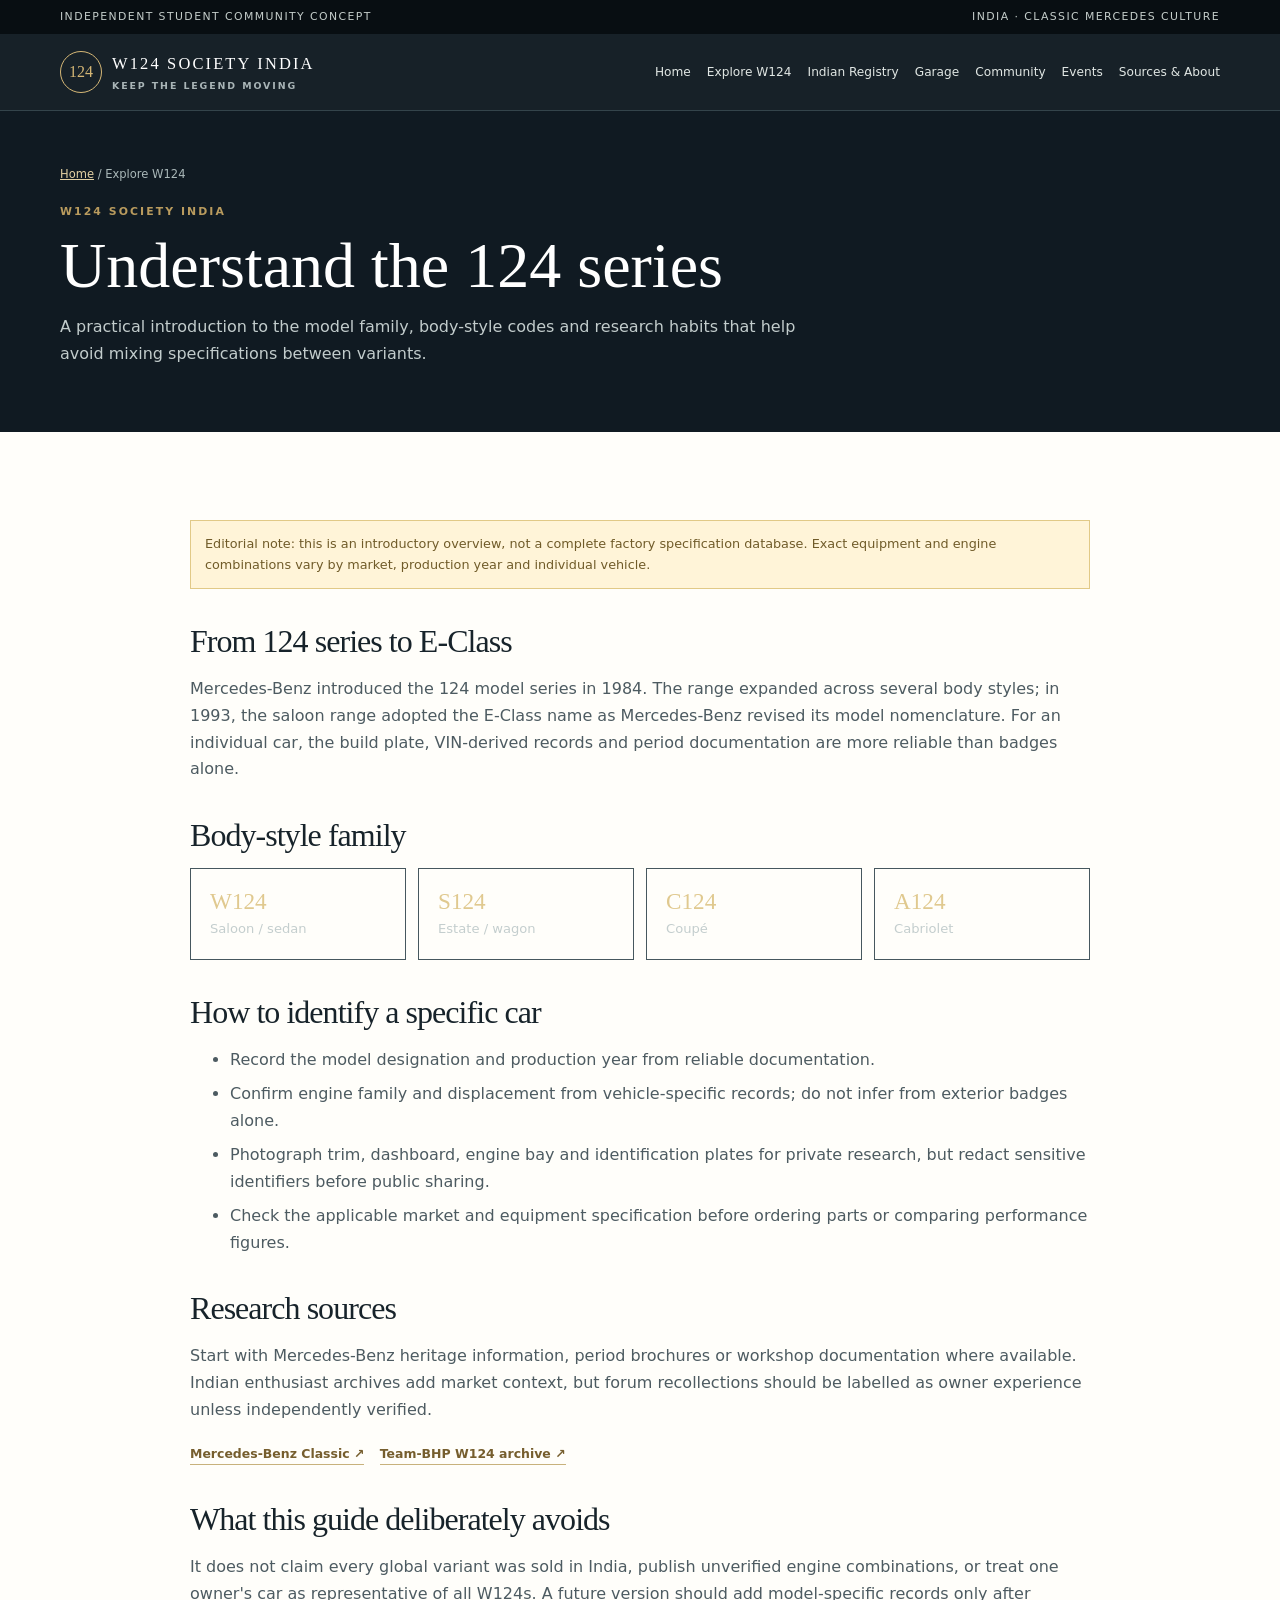
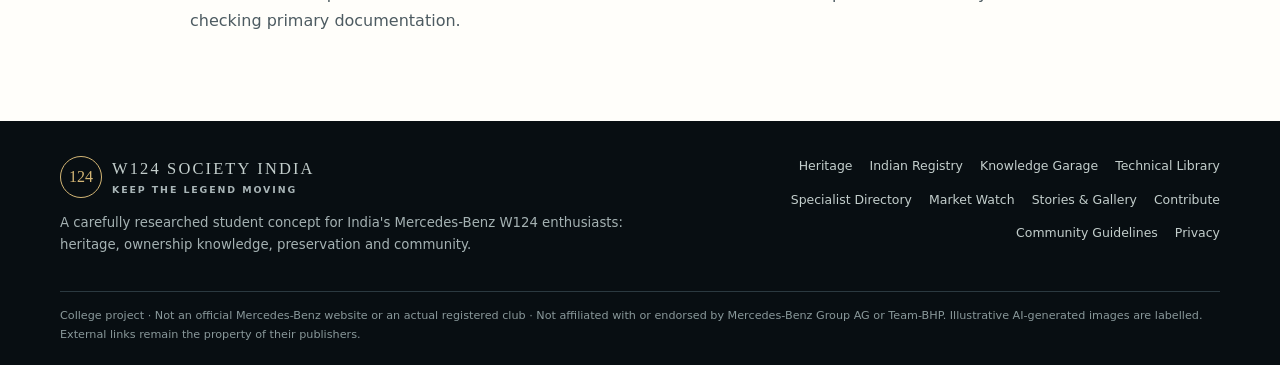
<file: heritage.html>
<!doctype html><html lang="en"><head><meta charset="utf-8"><meta name="viewport" content="width=device-width,initial-scale=1"><title>Explore W124 | W124 Society India</title><meta name="description" content="An introduction to the Mercedes-Benz 124 series and model identification."><meta name="theme-color" content="#101a22"><meta property="og:title" content="Explore W124 | W124 Society India"><meta property="og:description" content="An introduction to the Mercedes-Benz 124 series and model identification."><link rel="stylesheet" href="styles.css"></head><body><a class="skip" href="#main">Skip to content</a><div class="top"><div class="wrap"><span>Independent student community concept</span><span>India · Classic Mercedes culture</span></div></div><header class="header"><div class="wrap nav"><a class="brand" href="index.html"><span class="mark">124</span><span><strong>W124 SOCIETY INDIA</strong><small>KEEP THE LEGEND MOVING</small></span></a><button class="menu-toggle" aria-expanded="false" aria-label="Toggle navigation">Menu ☰</button><nav class="navlinks" aria-label="Main navigation"><a href="index.html">Home</a><a href="heritage.html" aria-current="page">Explore W124</a><a href="registry.html">Indian Registry</a><a href="garage.html">Garage</a><a href="community.html">Community</a><a href="events.html">Events</a><a href="sources.html">Sources & About</a></nav></div></header><main id="main"><section class="page-hero"><div class="wrap"><div class="breadcrumbs"><a href="index.html">Home</a> / Explore W124</div><div class="eyebrow">W124 Society India</div><h1>Understand the 124 series</h1><p>A practical introduction to the model family, body-style codes and research habits that help avoid mixing specifications between variants.</p></div></section><section class="section"><div class="wrap content"><div class="demo-label">Editorial note: this is an introductory overview, not a complete factory specification database. Exact equipment and engine combinations vary by market, production year and individual vehicle.</div><h2>From 124 series to E-Class</h2><p>Mercedes-Benz introduced the 124 model series in 1984. The range expanded across several body styles; in 1993, the saloon range adopted the E-Class name as Mercedes-Benz revised its model nomenclature. For an individual car, the build plate, VIN-derived records and period documentation are more reliable than badges alone.</p><h2>Body-style family</h2><div class="model-grid"><div class="model"><b>W124</b><span>Saloon / sedan</span></div><div class="model"><b>S124</b><span>Estate / wagon</span></div><div class="model"><b>C124</b><span>Coupé</span></div><div class="model"><b>A124</b><span>Cabriolet</span></div></div><h2>How to identify a specific car</h2><ul><li>Record the model designation and production year from reliable documentation.</li><li>Confirm engine family and displacement from vehicle-specific records; do not infer from exterior badges alone.</li><li>Photograph trim, dashboard, engine bay and identification plates for private research, but redact sensitive identifiers before public sharing.</li><li>Check the applicable market and equipment specification before ordering parts or comparing performance figures.</li></ul><h2>Research sources</h2><p>Start with Mercedes-Benz heritage information, period brochures or workshop documentation where available. Indian enthusiast archives add market context, but forum recollections should be labelled as owner experience unless independently verified.</p><p><a class="link" href="https://www.mercedes-benz.com/en/classic/" target="_blank" rel="noopener">Mercedes-Benz Classic ↗</a> &nbsp; <a class="link" href="https://www.team-bhp.com/forum/indian-car-scene/178999-mercedes-w124-e-class-archive-pics-videos-reviews.html" target="_blank" rel="noopener">Team-BHP W124 archive ↗</a></p><h2>What this guide deliberately avoids</h2><p>It does not claim every global variant was sold in India, publish unverified engine combinations, or treat one owner's car as representative of all W124s. A future version should add model-specific records only after checking primary documentation.</p></div></section></main><footer class="footer"><div class="wrap"><div class="footer-grid"><div><a class="brand" href="index.html"><span class="mark">124</span><span><strong>W124 SOCIETY INDIA</strong><small>KEEP THE LEGEND MOVING</small></span></a><p>A carefully researched student concept for India's Mercedes-Benz W124 enthusiasts: heritage, ownership knowledge, preservation and community.</p></div><div class="footerlinks"><a href="heritage.html">Heritage</a><a href="registry.html">Indian Registry</a><a href="garage.html">Knowledge Garage</a><a href="technical.html">Technical Library</a><a href="directory.html">Specialist Directory</a><a href="market.html">Market Watch</a><a href="stories.html">Stories & Gallery</a><a href="contribute.html">Contribute</a><a href="guidelines.html">Community Guidelines</a><a href="privacy.html">Privacy</a></div></div><div class="fine">College project · Not an official Mercedes-Benz website or an actual registered club · Not affiliated with or endorsed by Mercedes-Benz Group AG or Team-BHP. Illustrative AI-generated images are labelled. External links remain the property of their publishers.</div></div></footer><script src="script.js"></script></body></html>
</file>
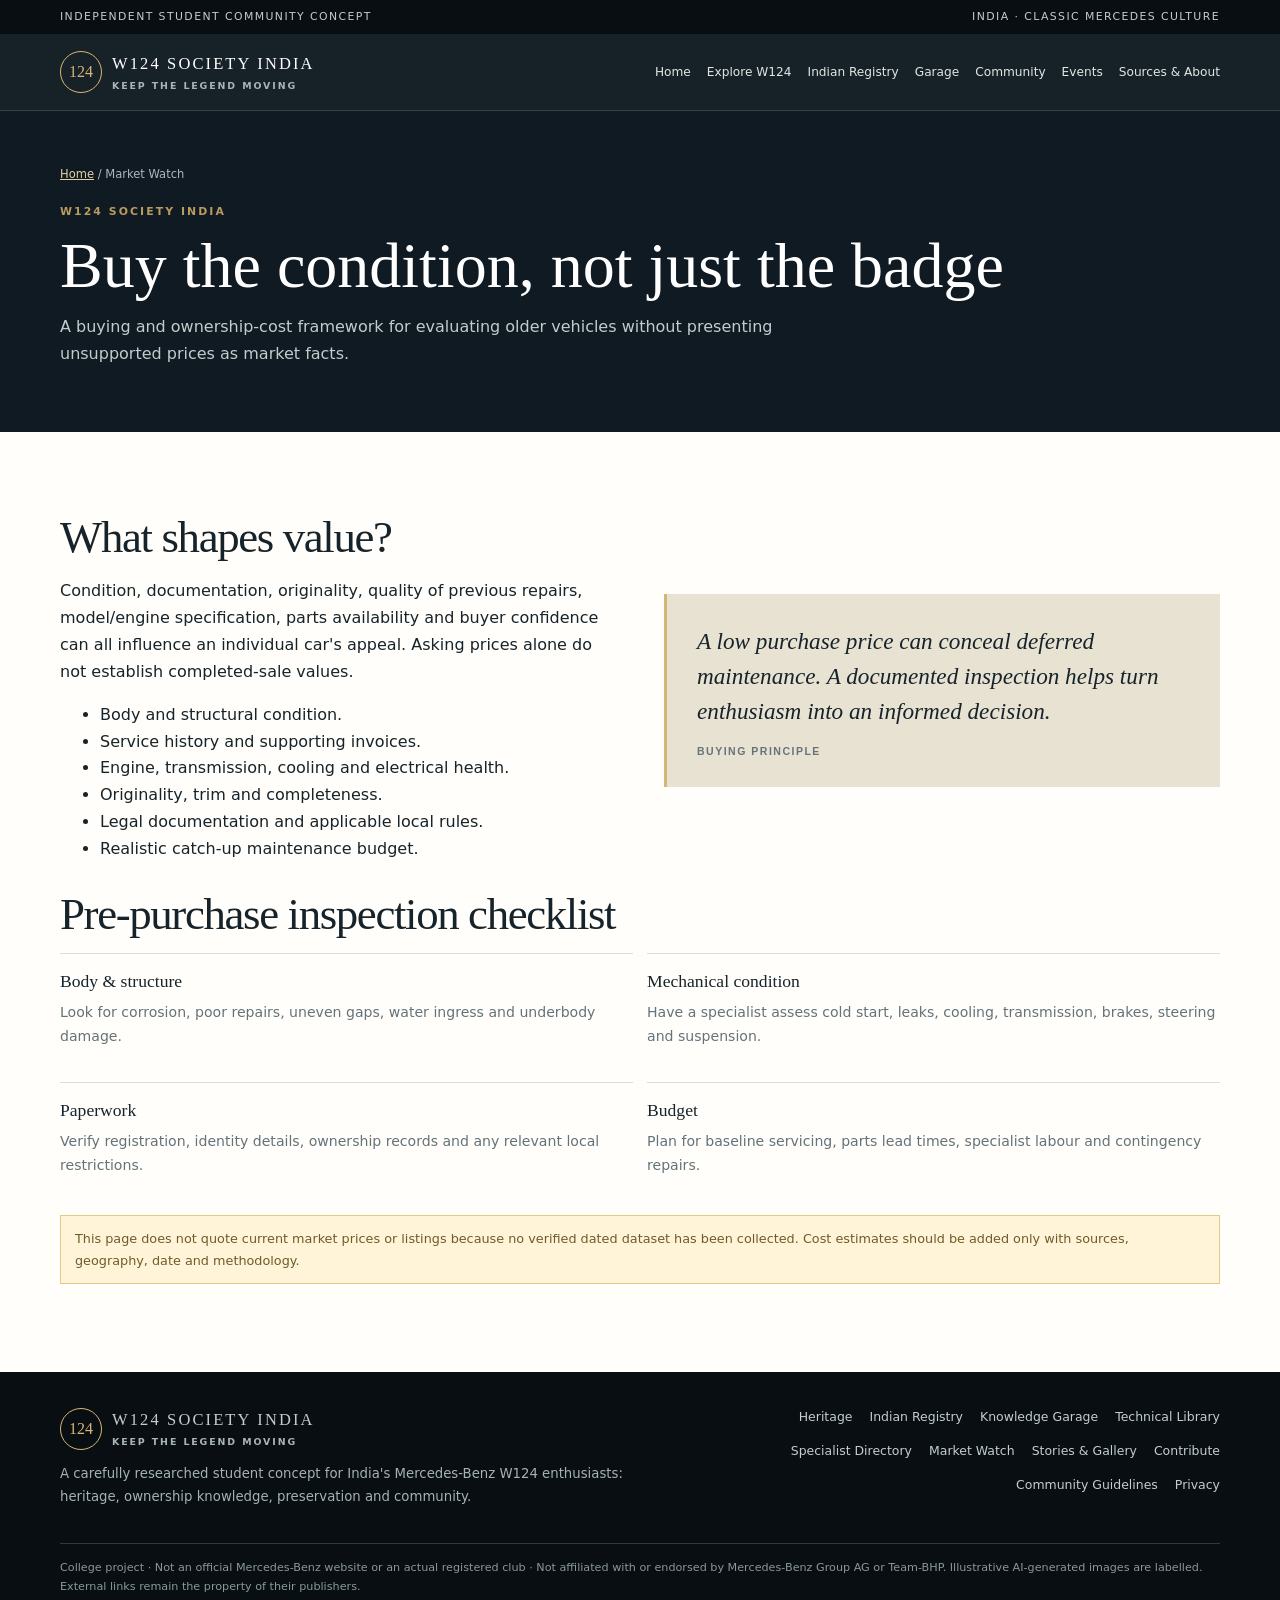
<file: market.html>
<!doctype html><html lang="en"><head><meta charset="utf-8"><meta name="viewport" content="width=device-width,initial-scale=1"><title>W124 Market Watch | W124 Society India</title><meta name="description" content="A responsible used-car buying and ownership-cost framework."><meta name="theme-color" content="#101a22"><meta property="og:title" content="W124 Market Watch | W124 Society India"><meta property="og:description" content="A responsible used-car buying and ownership-cost framework."><link rel="stylesheet" href="styles.css"></head><body><a class="skip" href="#main">Skip to content</a><div class="top"><div class="wrap"><span>Independent student community concept</span><span>India · Classic Mercedes culture</span></div></div><header class="header"><div class="wrap nav"><a class="brand" href="index.html"><span class="mark">124</span><span><strong>W124 SOCIETY INDIA</strong><small>KEEP THE LEGEND MOVING</small></span></a><button class="menu-toggle" aria-expanded="false" aria-label="Toggle navigation">Menu ☰</button><nav class="navlinks" aria-label="Main navigation"><a href="index.html">Home</a><a href="heritage.html">Explore W124</a><a href="registry.html">Indian Registry</a><a href="garage.html">Garage</a><a href="community.html" aria-current="page">Community</a><a href="events.html">Events</a><a href="sources.html">Sources & About</a></nav></div></header><main id="main"><section class="page-hero"><div class="wrap"><div class="breadcrumbs"><a href="index.html">Home</a> / Market Watch</div><div class="eyebrow">W124 Society India</div><h1>Buy the condition, not just the badge</h1><p>A buying and ownership-cost framework for evaluating older vehicles without presenting unsupported prices as market facts.</p></div></section><section class="section"><div class="wrap"><div class="two-col"><div><h2>What shapes value?</h2><p>Condition, documentation, originality, quality of previous repairs, model/engine specification, parts availability and buyer confidence can all influence an individual car's appeal. Asking prices alone do not establish completed-sale values.</p><ul><li>Body and structural condition.</li><li>Service history and supporting invoices.</li><li>Engine, transmission, cooling and electrical health.</li><li>Originality, trim and completeness.</li><li>Legal documentation and applicable local rules.</li><li>Realistic catch-up maintenance budget.</li></ul></div><div class="quote">A low purchase price can conceal deferred maintenance. A documented inspection helps turn enthusiasm into an informed decision.<small>Buying principle</small></div></div><h2>Pre-purchase inspection checklist</h2><div class="splitlist"><div class="item"><b>Body & structure</b><p>Look for corrosion, poor repairs, uneven gaps, water ingress and underbody damage.</p></div><div class="item"><b>Mechanical condition</b><p>Have a specialist assess cold start, leaks, cooling, transmission, brakes, steering and suspension.</p></div><div class="item"><b>Paperwork</b><p>Verify registration, identity details, ownership records and any relevant local restrictions.</p></div><div class="item"><b>Budget</b><p>Plan for baseline servicing, parts lead times, specialist labour and contingency repairs.</p></div></div><div class="demo-label">This page does not quote current market prices or listings because no verified dated dataset has been collected. Cost estimates should be added only with sources, geography, date and methodology.</div></div></section></main><footer class="footer"><div class="wrap"><div class="footer-grid"><div><a class="brand" href="index.html"><span class="mark">124</span><span><strong>W124 SOCIETY INDIA</strong><small>KEEP THE LEGEND MOVING</small></span></a><p>A carefully researched student concept for India's Mercedes-Benz W124 enthusiasts: heritage, ownership knowledge, preservation and community.</p></div><div class="footerlinks"><a href="heritage.html">Heritage</a><a href="registry.html">Indian Registry</a><a href="garage.html">Knowledge Garage</a><a href="technical.html">Technical Library</a><a href="directory.html">Specialist Directory</a><a href="market.html">Market Watch</a><a href="stories.html">Stories & Gallery</a><a href="contribute.html">Contribute</a><a href="guidelines.html">Community Guidelines</a><a href="privacy.html">Privacy</a></div></div><div class="fine">College project · Not an official Mercedes-Benz website or an actual registered club · Not affiliated with or endorsed by Mercedes-Benz Group AG or Team-BHP. Illustrative AI-generated images are labelled. External links remain the property of their publishers.</div></div></footer><script src="script.js"></script></body></html>
</file>
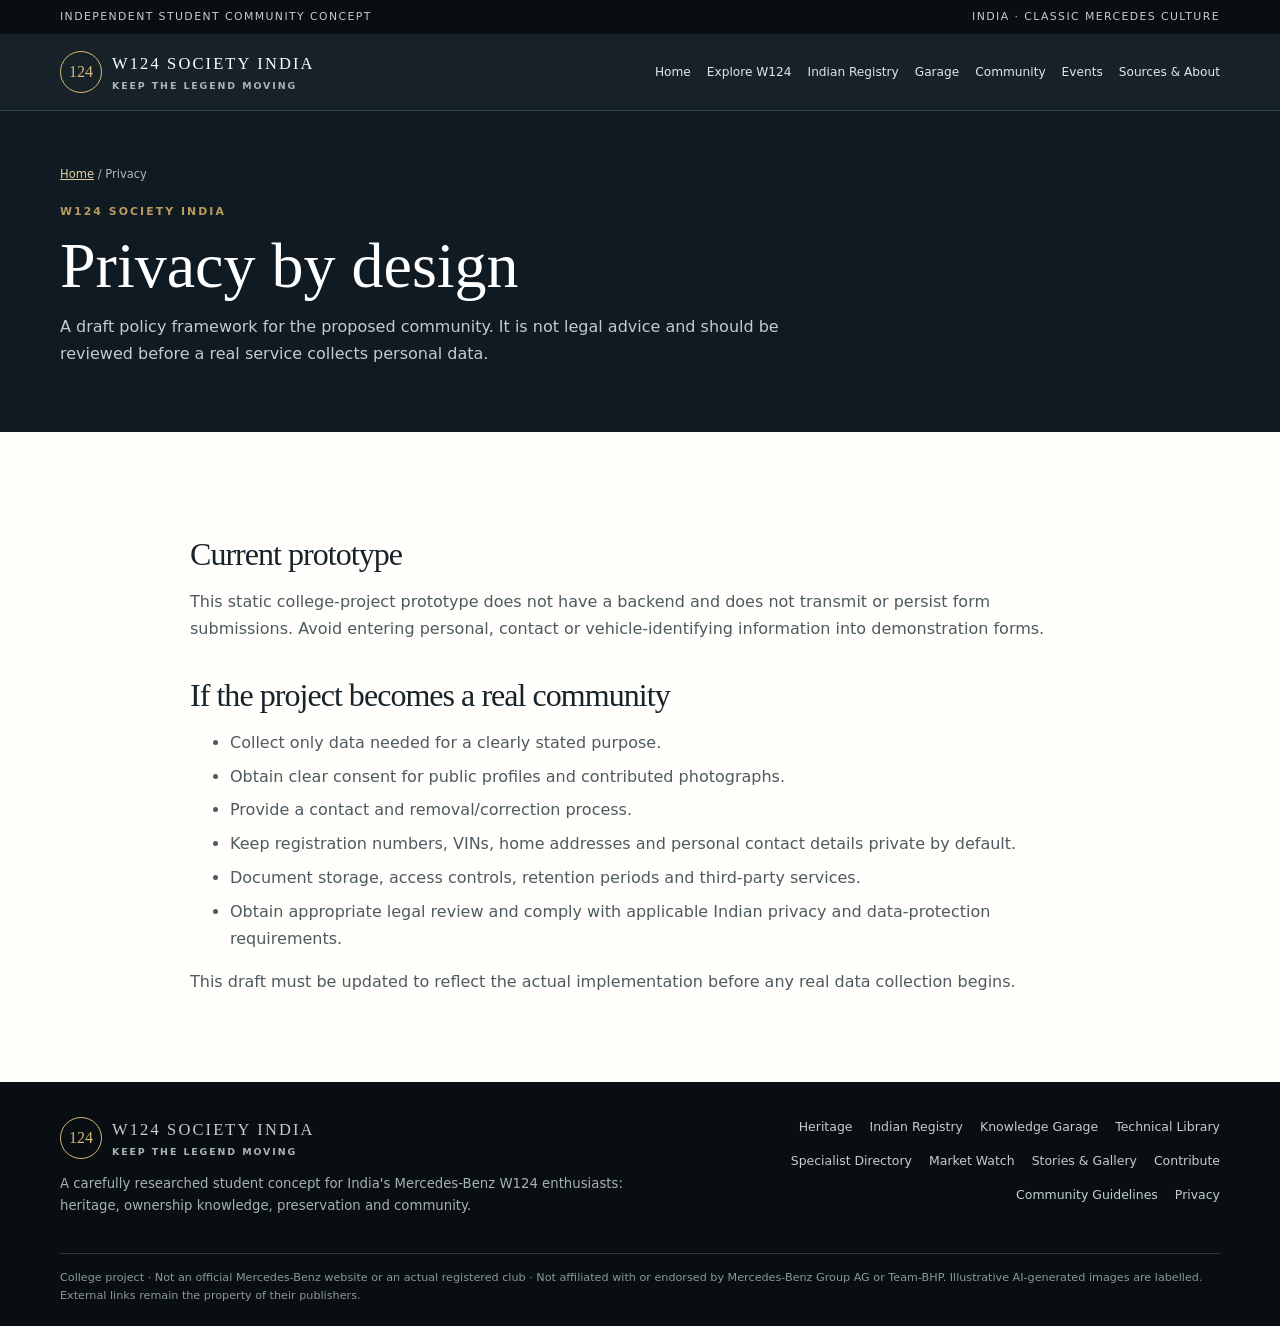
<file: privacy.html>
<!doctype html><html lang="en"><head><meta charset="utf-8"><meta name="viewport" content="width=device-width,initial-scale=1"><title>Privacy Policy | W124 Society India</title><meta name="description" content="Privacy-by-design notes for a non-persistent student prototype."><meta name="theme-color" content="#101a22"><meta property="og:title" content="Privacy Policy | W124 Society India"><meta property="og:description" content="Privacy-by-design notes for a non-persistent student prototype."><link rel="stylesheet" href="styles.css"></head><body><a class="skip" href="#main">Skip to content</a><div class="top"><div class="wrap"><span>Independent student community concept</span><span>India · Classic Mercedes culture</span></div></div><header class="header"><div class="wrap nav"><a class="brand" href="index.html"><span class="mark">124</span><span><strong>W124 SOCIETY INDIA</strong><small>KEEP THE LEGEND MOVING</small></span></a><button class="menu-toggle" aria-expanded="false" aria-label="Toggle navigation">Menu ☰</button><nav class="navlinks" aria-label="Main navigation"><a href="index.html">Home</a><a href="heritage.html">Explore W124</a><a href="registry.html">Indian Registry</a><a href="garage.html">Garage</a><a href="community.html" aria-current="page">Community</a><a href="events.html">Events</a><a href="sources.html">Sources & About</a></nav></div></header><main id="main"><section class="page-hero"><div class="wrap"><div class="breadcrumbs"><a href="index.html">Home</a> / Privacy</div><div class="eyebrow">W124 Society India</div><h1>Privacy by design</h1><p>A draft policy framework for the proposed community. It is not legal advice and should be reviewed before a real service collects personal data.</p></div></section><section class="section"><div class="wrap content"><h2>Current prototype</h2><p>This static college-project prototype does not have a backend and does not transmit or persist form submissions. Avoid entering personal, contact or vehicle-identifying information into demonstration forms.</p><h2>If the project becomes a real community</h2><ul><li>Collect only data needed for a clearly stated purpose.</li><li>Obtain clear consent for public profiles and contributed photographs.</li><li>Provide a contact and removal/correction process.</li><li>Keep registration numbers, VINs, home addresses and personal contact details private by default.</li><li>Document storage, access controls, retention periods and third-party services.</li><li>Obtain appropriate legal review and comply with applicable Indian privacy and data-protection requirements.</li></ul><p>This draft must be updated to reflect the actual implementation before any real data collection begins.</p></div></section></main><footer class="footer"><div class="wrap"><div class="footer-grid"><div><a class="brand" href="index.html"><span class="mark">124</span><span><strong>W124 SOCIETY INDIA</strong><small>KEEP THE LEGEND MOVING</small></span></a><p>A carefully researched student concept for India's Mercedes-Benz W124 enthusiasts: heritage, ownership knowledge, preservation and community.</p></div><div class="footerlinks"><a href="heritage.html">Heritage</a><a href="registry.html">Indian Registry</a><a href="garage.html">Knowledge Garage</a><a href="technical.html">Technical Library</a><a href="directory.html">Specialist Directory</a><a href="market.html">Market Watch</a><a href="stories.html">Stories & Gallery</a><a href="contribute.html">Contribute</a><a href="guidelines.html">Community Guidelines</a><a href="privacy.html">Privacy</a></div></div><div class="fine">College project · Not an official Mercedes-Benz website or an actual registered club · Not affiliated with or endorsed by Mercedes-Benz Group AG or Team-BHP. Illustrative AI-generated images are labelled. External links remain the property of their publishers.</div></div></footer><script src="script.js"></script></body></html>
</file>
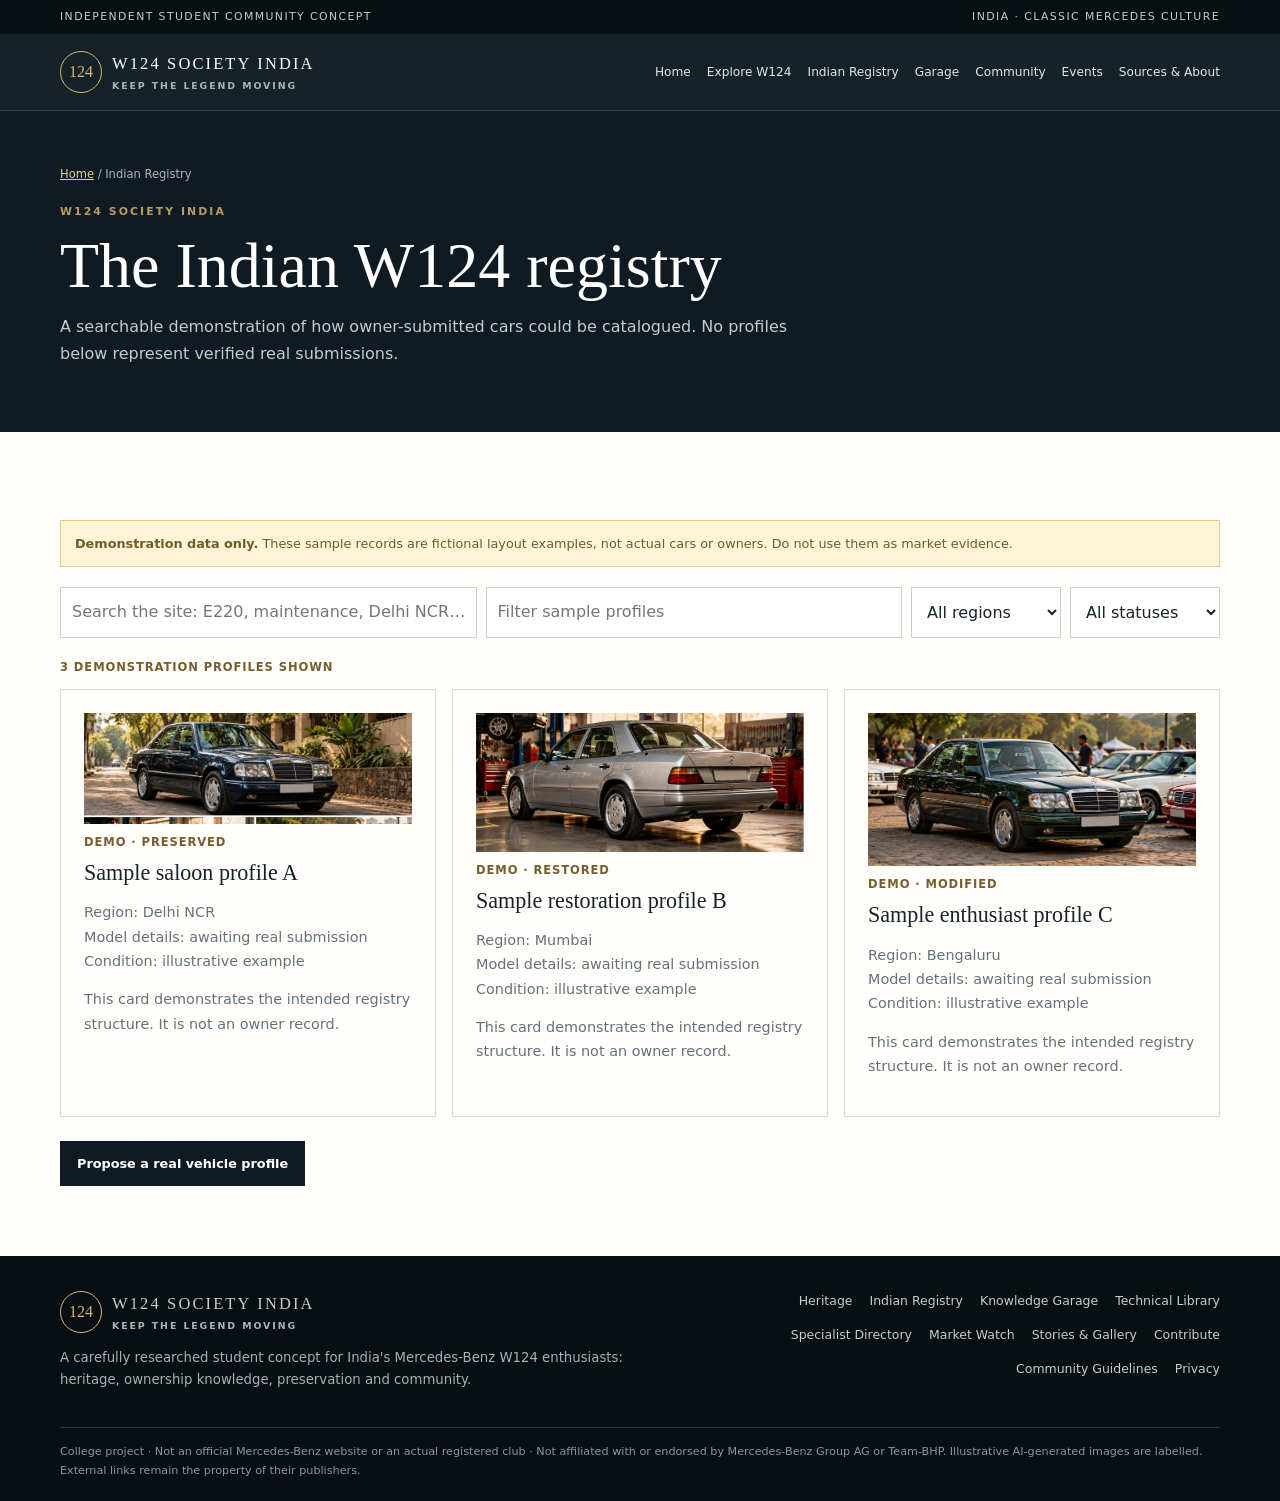
<file: registry.html>
<!doctype html><html lang="en"><head><meta charset="utf-8"><meta name="viewport" content="width=device-width,initial-scale=1"><title>Indian W124 Registry | W124 Society India</title><meta name="description" content="Searchable demonstration of an Indian W124 vehicle registry."><meta name="theme-color" content="#101a22"><meta property="og:title" content="Indian W124 Registry | W124 Society India"><meta property="og:description" content="Searchable demonstration of an Indian W124 vehicle registry."><link rel="stylesheet" href="styles.css"></head><body><a class="skip" href="#main">Skip to content</a><div class="top"><div class="wrap"><span>Independent student community concept</span><span>India · Classic Mercedes culture</span></div></div><header class="header"><div class="wrap nav"><a class="brand" href="index.html"><span class="mark">124</span><span><strong>W124 SOCIETY INDIA</strong><small>KEEP THE LEGEND MOVING</small></span></a><button class="menu-toggle" aria-expanded="false" aria-label="Toggle navigation">Menu ☰</button><nav class="navlinks" aria-label="Main navigation"><a href="index.html">Home</a><a href="heritage.html">Explore W124</a><a href="registry.html" aria-current="page">Indian Registry</a><a href="garage.html">Garage</a><a href="community.html">Community</a><a href="events.html">Events</a><a href="sources.html">Sources & About</a></nav></div></header><main id="main"><section class="page-hero"><div class="wrap"><div class="breadcrumbs"><a href="index.html">Home</a> / Indian Registry</div><div class="eyebrow">W124 Society India</div><h1>The Indian W124 registry</h1><p>A searchable demonstration of how owner-submitted cars could be catalogued. No profiles below represent verified real submissions.</p></div></section><section class="section"><div class="wrap"><div class="demo-label"><b>Demonstration data only.</b> These sample records are fictional layout examples, not actual cars or owners. Do not use them as market evidence.</div><div class="searchbar"><input id="site-search" placeholder="Search the site: E220, maintenance, Delhi NCR…" aria-label="Search site"><input data-filter="q" placeholder="Filter sample profiles" aria-label="Filter profiles"><select data-filter="city" aria-label="Filter by city"><option value="">All regions</option><option value="delhi">Delhi NCR</option><option value="mumbai">Mumbai</option><option value="bengaluru">Bengaluru</option></select><select data-filter="status" aria-label="Filter by status"><option value="">All statuses</option><option value="preserved">Preserved</option><option value="restored">Restored</option><option value="modified">Modified</option></select></div><p id="result-count" class="status" aria-live="polite">3 demonstration profiles shown</p><div class="grid3"><article class="card" data-registry-card><img src="assets/w124-street.jpg" alt="Illustrative classic sedan image, not a submitted car" loading="lazy"><div class="status">Demo · Preserved</div><h3>Sample saloon profile A</h3><p>Region: Delhi NCR<br>Model details: awaiting real submission<br>Condition: illustrative example</p><p>This card demonstrates the intended registry structure. It is not an owner record.</p></article><article class="card" data-registry-card><img src="assets/w124-workshop.jpg" alt="Illustrative workshop image, not a submitted car" loading="lazy"><div class="status">Demo · Restored</div><h3>Sample restoration profile B</h3><p>Region: Mumbai<br>Model details: awaiting real submission<br>Condition: illustrative example</p><p>This card demonstrates the intended registry structure. It is not an owner record.</p></article><article class="card" data-registry-card><img src="assets/w124-gathering.jpg" alt="Illustrative gathering image, not a submitted car" loading="lazy"><div class="status">Demo · Modified</div><h3>Sample enthusiast profile C</h3><p>Region: Bengaluru<br>Model details: awaiting real submission<br>Condition: illustrative example</p><p>This card demonstrates the intended registry structure. It is not an owner record.</p></article></div><div class="btns"><a class="btn darkbtn" href="contribute.html">Propose a real vehicle profile</a></div></div></section></main><footer class="footer"><div class="wrap"><div class="footer-grid"><div><a class="brand" href="index.html"><span class="mark">124</span><span><strong>W124 SOCIETY INDIA</strong><small>KEEP THE LEGEND MOVING</small></span></a><p>A carefully researched student concept for India's Mercedes-Benz W124 enthusiasts: heritage, ownership knowledge, preservation and community.</p></div><div class="footerlinks"><a href="heritage.html">Heritage</a><a href="registry.html">Indian Registry</a><a href="garage.html">Knowledge Garage</a><a href="technical.html">Technical Library</a><a href="directory.html">Specialist Directory</a><a href="market.html">Market Watch</a><a href="stories.html">Stories & Gallery</a><a href="contribute.html">Contribute</a><a href="guidelines.html">Community Guidelines</a><a href="privacy.html">Privacy</a></div></div><div class="fine">College project · Not an official Mercedes-Benz website or an actual registered club · Not affiliated with or endorsed by Mercedes-Benz Group AG or Team-BHP. Illustrative AI-generated images are labelled. External links remain the property of their publishers.</div></div></footer><script src="script.js"></script></body></html>
</file>
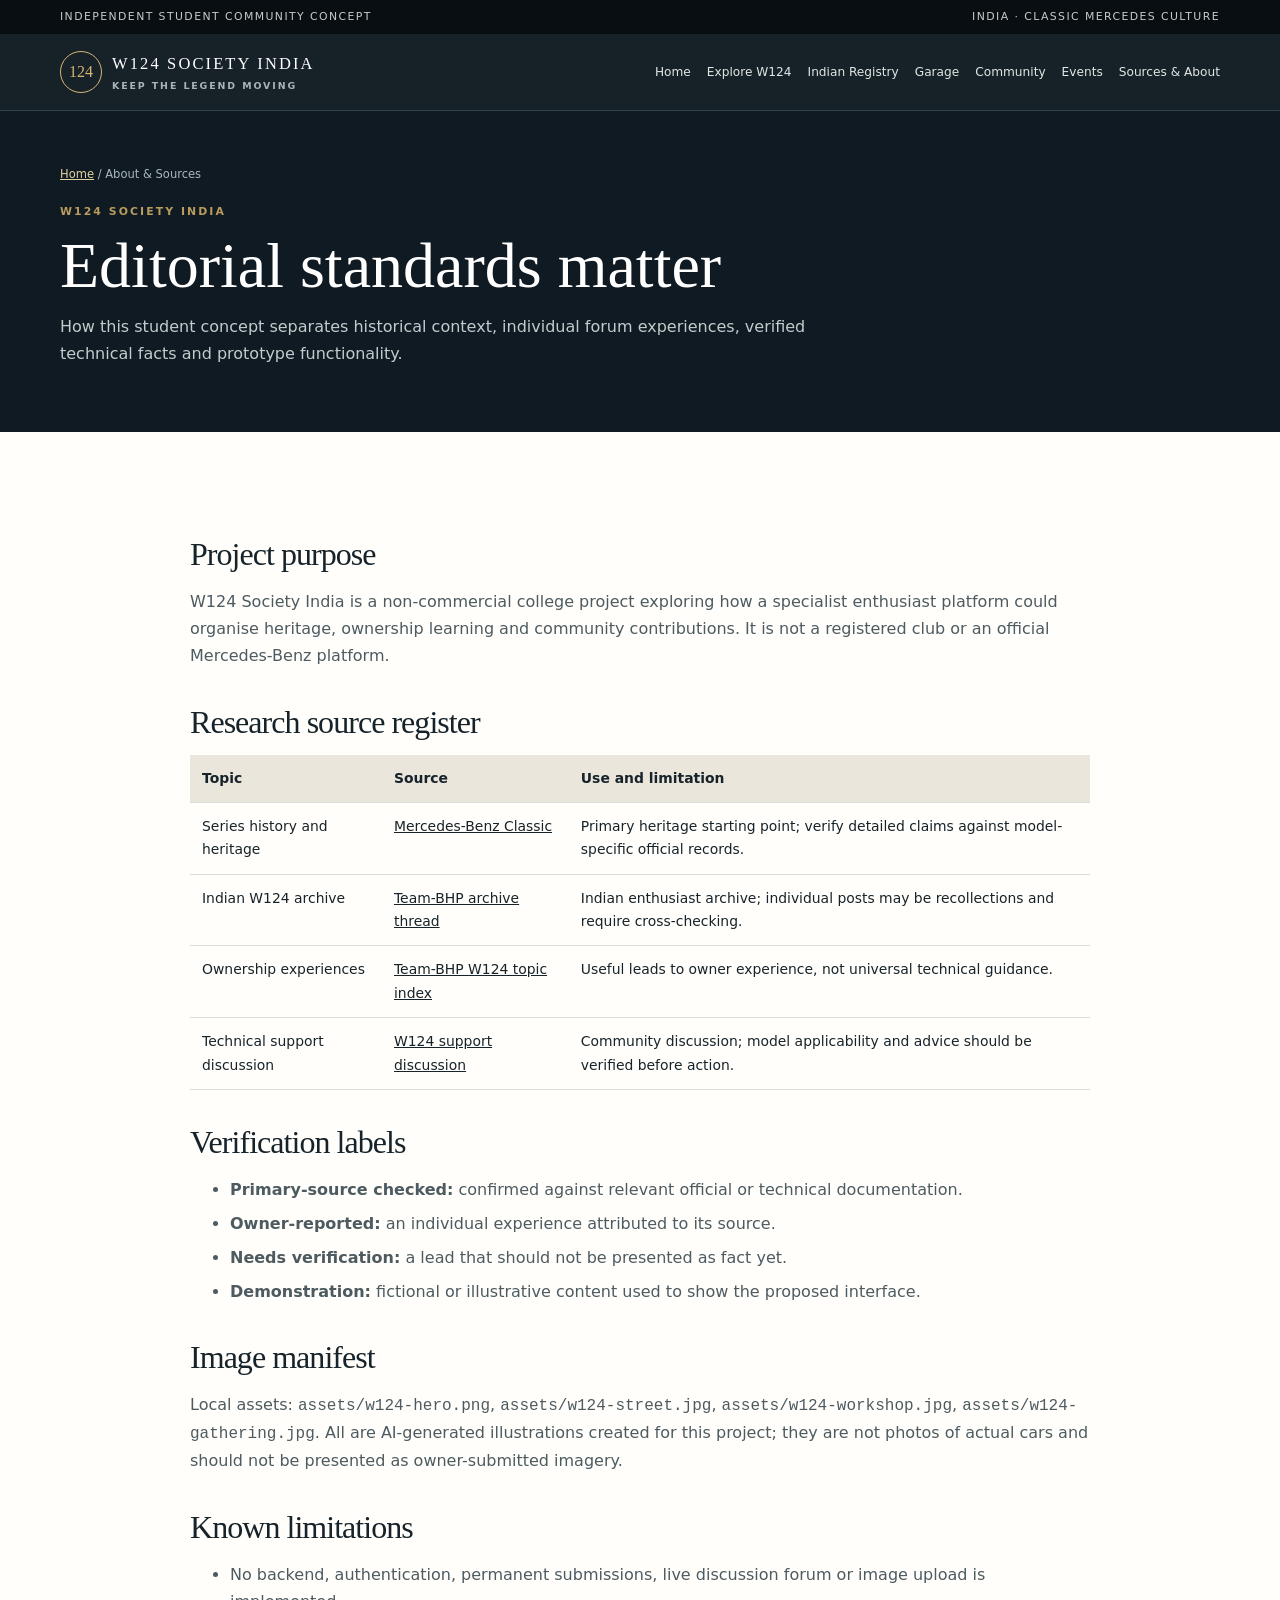
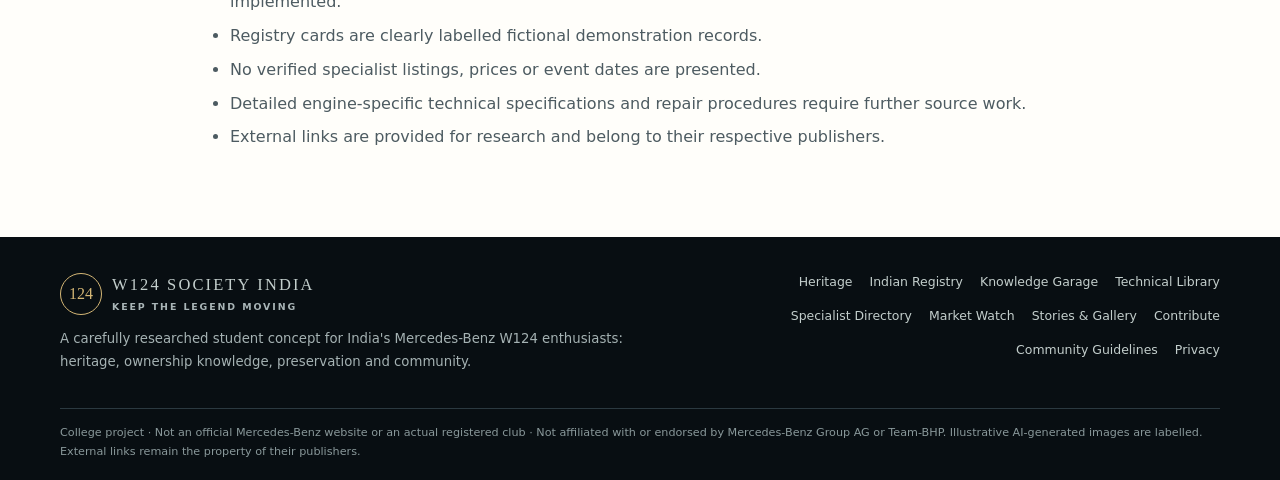
<file: sources.html>
<!doctype html><html lang="en"><head><meta charset="utf-8"><meta name="viewport" content="width=device-width,initial-scale=1"><title>About & Sources | W124 Society India</title><meta name="description" content="Research register, editorial standards and project limitations."><meta name="theme-color" content="#101a22"><meta property="og:title" content="About & Sources | W124 Society India"><meta property="og:description" content="Research register, editorial standards and project limitations."><link rel="stylesheet" href="styles.css"></head><body><a class="skip" href="#main">Skip to content</a><div class="top"><div class="wrap"><span>Independent student community concept</span><span>India · Classic Mercedes culture</span></div></div><header class="header"><div class="wrap nav"><a class="brand" href="index.html"><span class="mark">124</span><span><strong>W124 SOCIETY INDIA</strong><small>KEEP THE LEGEND MOVING</small></span></a><button class="menu-toggle" aria-expanded="false" aria-label="Toggle navigation">Menu ☰</button><nav class="navlinks" aria-label="Main navigation"><a href="index.html">Home</a><a href="heritage.html">Explore W124</a><a href="registry.html">Indian Registry</a><a href="garage.html">Garage</a><a href="community.html">Community</a><a href="events.html">Events</a><a href="sources.html">Sources & About</a></nav></div></header><main id="main"><section class="page-hero"><div class="wrap"><div class="breadcrumbs"><a href="index.html">Home</a> / About & Sources</div><div class="eyebrow">W124 Society India</div><h1>Editorial standards matter</h1><p>How this student concept separates historical context, individual forum experiences, verified technical facts and prototype functionality.</p></div></section><section class="section"><div class="wrap content"><h2>Project purpose</h2><p>W124 Society India is a non-commercial college project exploring how a specialist enthusiast platform could organise heritage, ownership learning and community contributions. It is not a registered club or an official Mercedes-Benz platform.</p><h2>Research source register</h2><div class="tablewrap"><table><thead><tr><th>Topic</th><th>Source</th><th>Use and limitation</th></tr></thead><tbody><tr><td>Series history and heritage</td><td><a href="https://www.mercedes-benz.com/en/classic/" target="_blank" rel="noopener">Mercedes-Benz Classic</a></td><td>Primary heritage starting point; verify detailed claims against model-specific official records.</td></tr><tr><td>Indian W124 archive</td><td><a href="https://www.team-bhp.com/forum/indian-car-scene/178999-mercedes-w124-e-class-archive-pics-videos-reviews.html" target="_blank" rel="noopener">Team-BHP archive thread</a></td><td>Indian enthusiast archive; individual posts may be recollections and require cross-checking.</td></tr><tr><td>Ownership experiences</td><td><a href="https://www.team-bhp.com/tags/mercedes-benz-w124" target="_blank" rel="noopener">Team-BHP W124 topic index</a></td><td>Useful leads to owner experience, not universal technical guidance.</td></tr><tr><td>Technical support discussion</td><td><a href="https://www.team-bhp.com/forum/technical-stuff/56563-mercedes-w124-e-class-support-group.html" target="_blank" rel="noopener">W124 support discussion</a></td><td>Community discussion; model applicability and advice should be verified before action.</td></tr></tbody></table></div><h2>Verification labels</h2><ul><li><b>Primary-source checked:</b> confirmed against relevant official or technical documentation.</li><li><b>Owner-reported:</b> an individual experience attributed to its source.</li><li><b>Needs verification:</b> a lead that should not be presented as fact yet.</li><li><b>Demonstration:</b> fictional or illustrative content used to show the proposed interface.</li></ul><h2>Image manifest</h2><p>Local assets: <code>assets/w124-hero.png</code>, <code>assets/w124-street.jpg</code>, <code>assets/w124-workshop.jpg</code>, <code>assets/w124-gathering.jpg</code>. All are AI-generated illustrations created for this project; they are not photos of actual cars and should not be presented as owner-submitted imagery.</p><h2>Known limitations</h2><ul><li>No backend, authentication, permanent submissions, live discussion forum or image upload is implemented.</li><li>Registry cards are clearly labelled fictional demonstration records.</li><li>No verified specialist listings, prices or event dates are presented.</li><li>Detailed engine-specific technical specifications and repair procedures require further source work.</li><li>External links are provided for research and belong to their respective publishers.</li></ul></div></section></main><footer class="footer"><div class="wrap"><div class="footer-grid"><div><a class="brand" href="index.html"><span class="mark">124</span><span><strong>W124 SOCIETY INDIA</strong><small>KEEP THE LEGEND MOVING</small></span></a><p>A carefully researched student concept for India's Mercedes-Benz W124 enthusiasts: heritage, ownership knowledge, preservation and community.</p></div><div class="footerlinks"><a href="heritage.html">Heritage</a><a href="registry.html">Indian Registry</a><a href="garage.html">Knowledge Garage</a><a href="technical.html">Technical Library</a><a href="directory.html">Specialist Directory</a><a href="market.html">Market Watch</a><a href="stories.html">Stories & Gallery</a><a href="contribute.html">Contribute</a><a href="guidelines.html">Community Guidelines</a><a href="privacy.html">Privacy</a></div></div><div class="fine">College project · Not an official Mercedes-Benz website or an actual registered club · Not affiliated with or endorsed by Mercedes-Benz Group AG or Team-BHP. Illustrative AI-generated images are labelled. External links remain the property of their publishers.</div></div></footer><script src="script.js"></script></body></html>
</file>
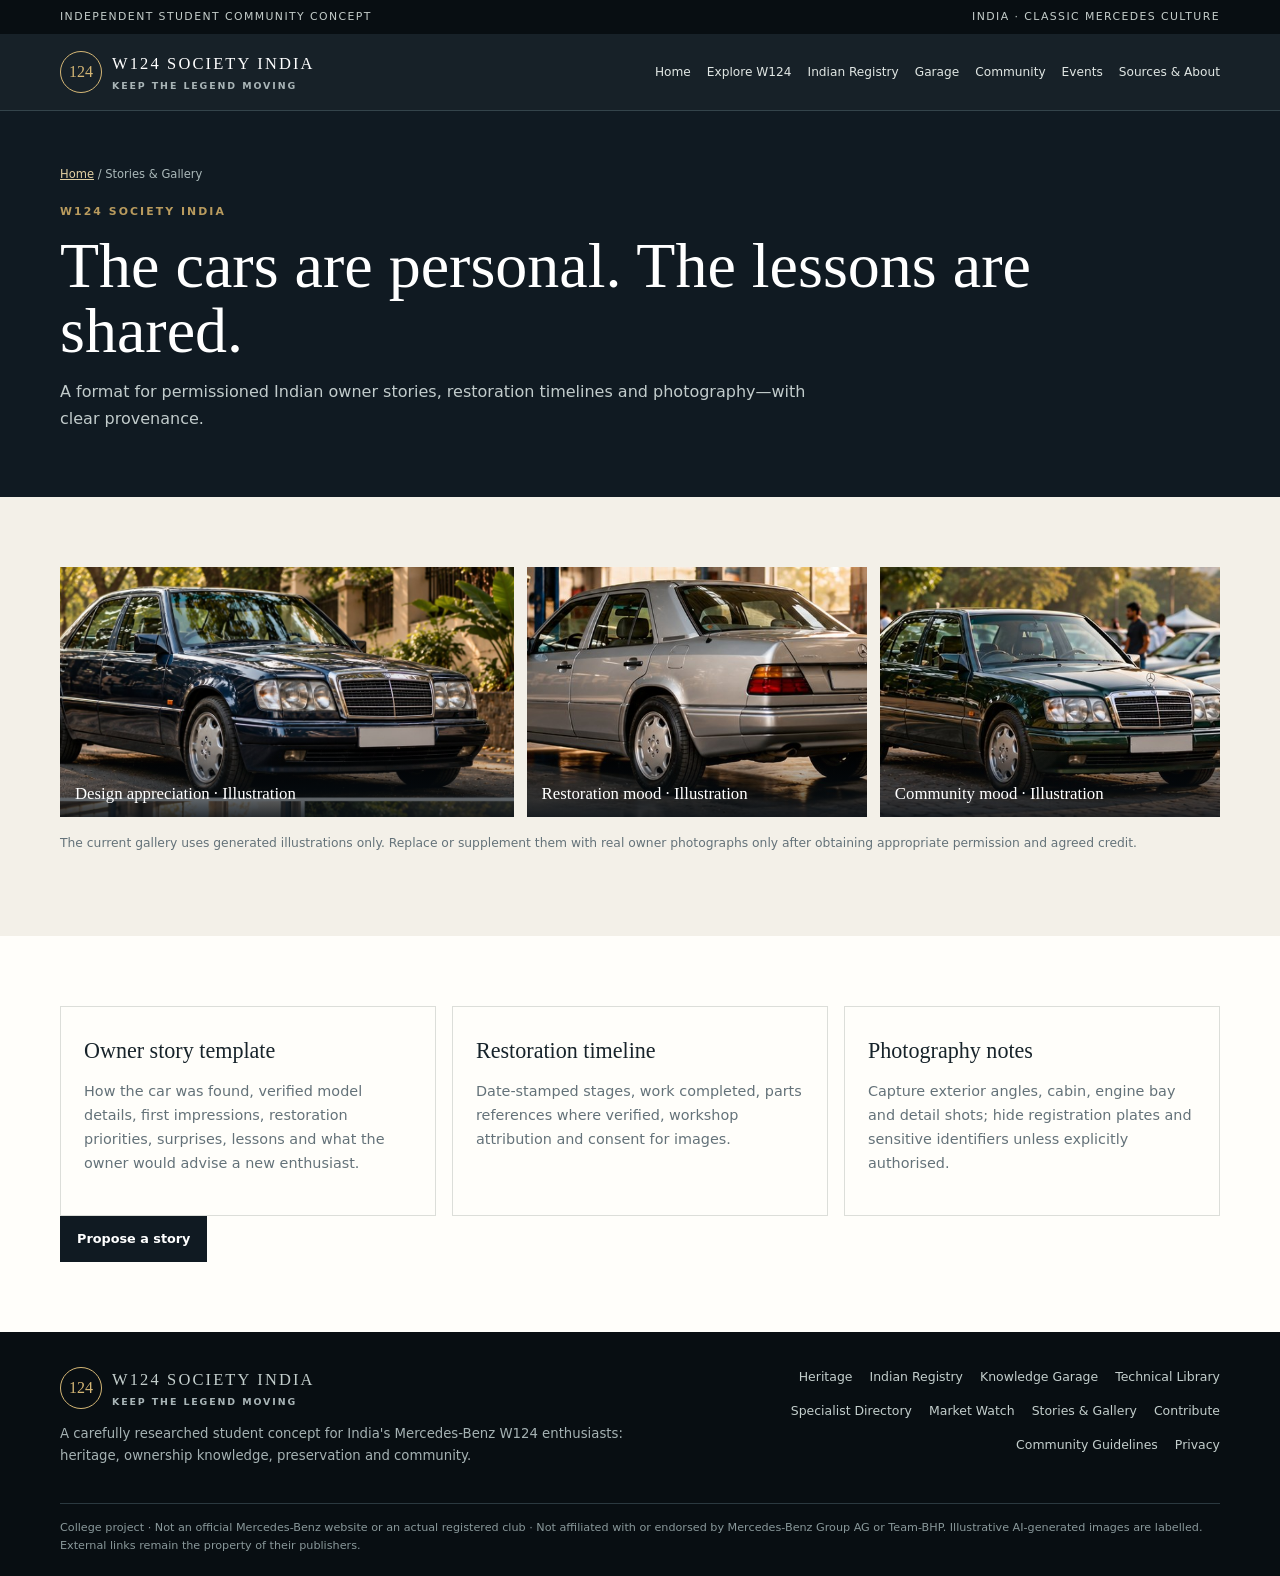
<file: stories.html>
<!doctype html><html lang="en"><head><meta charset="utf-8"><meta name="viewport" content="width=device-width,initial-scale=1"><title>Stories & Gallery | W124 Society India</title><meta name="description" content="A format for permissioned owner stories and automotive imagery."><meta name="theme-color" content="#101a22"><meta property="og:title" content="Stories & Gallery | W124 Society India"><meta property="og:description" content="A format for permissioned owner stories and automotive imagery."><link rel="stylesheet" href="styles.css"></head><body><a class="skip" href="#main">Skip to content</a><div class="top"><div class="wrap"><span>Independent student community concept</span><span>India · Classic Mercedes culture</span></div></div><header class="header"><div class="wrap nav"><a class="brand" href="index.html"><span class="mark">124</span><span><strong>W124 SOCIETY INDIA</strong><small>KEEP THE LEGEND MOVING</small></span></a><button class="menu-toggle" aria-expanded="false" aria-label="Toggle navigation">Menu ☰</button><nav class="navlinks" aria-label="Main navigation"><a href="index.html">Home</a><a href="heritage.html">Explore W124</a><a href="registry.html">Indian Registry</a><a href="garage.html">Garage</a><a href="community.html" aria-current="page">Community</a><a href="events.html">Events</a><a href="sources.html">Sources & About</a></nav></div></header><main id="main"><section class="page-hero"><div class="wrap"><div class="breadcrumbs"><a href="index.html">Home</a> / Stories & Gallery</div><div class="eyebrow">W124 Society India</div><h1>The cars are personal. The lessons are shared.</h1><p>A format for permissioned Indian owner stories, restoration timelines and photography—with clear provenance.</p></div></section><section class="section cream"><div class="wrap"><div class="gallery"><figure><img src="assets/w124-street.jpg" alt="AI-generated illustrative classic sedan image" loading="lazy"><figcaption>Design appreciation · Illustration</figcaption></figure><figure><img src="assets/w124-workshop.jpg" alt="AI-generated illustrative restoration workshop image" loading="lazy"><figcaption>Restoration mood · Illustration</figcaption></figure><figure><img src="assets/w124-gathering.jpg" alt="AI-generated illustrative enthusiast gathering image" loading="lazy"><figcaption>Community mood · Illustration</figcaption></figure></div><p class="note">The current gallery uses generated illustrations only. Replace or supplement them with real owner photographs only after obtaining appropriate permission and agreed credit.</p></div></section><section class="section"><div class="wrap"><div class="grid3"><article class="card"><h3>Owner story template</h3><p>How the car was found, verified model details, first impressions, restoration priorities, surprises, lessons and what the owner would advise a new enthusiast.</p></article><article class="card"><h3>Restoration timeline</h3><p>Date-stamped stages, work completed, parts references where verified, workshop attribution and consent for images.</p></article><article class="card"><h3>Photography notes</h3><p>Capture exterior angles, cabin, engine bay and detail shots; hide registration plates and sensitive identifiers unless explicitly authorised.</p></article></div><a class="btn darkbtn" href="contribute.html">Propose a story</a></div></section></main><footer class="footer"><div class="wrap"><div class="footer-grid"><div><a class="brand" href="index.html"><span class="mark">124</span><span><strong>W124 SOCIETY INDIA</strong><small>KEEP THE LEGEND MOVING</small></span></a><p>A carefully researched student concept for India's Mercedes-Benz W124 enthusiasts: heritage, ownership knowledge, preservation and community.</p></div><div class="footerlinks"><a href="heritage.html">Heritage</a><a href="registry.html">Indian Registry</a><a href="garage.html">Knowledge Garage</a><a href="technical.html">Technical Library</a><a href="directory.html">Specialist Directory</a><a href="market.html">Market Watch</a><a href="stories.html">Stories & Gallery</a><a href="contribute.html">Contribute</a><a href="guidelines.html">Community Guidelines</a><a href="privacy.html">Privacy</a></div></div><div class="fine">College project · Not an official Mercedes-Benz website or an actual registered club · Not affiliated with or endorsed by Mercedes-Benz Group AG or Team-BHP. Illustrative AI-generated images are labelled. External links remain the property of their publishers.</div></div></footer><script src="script.js"></script></body></html>
</file>
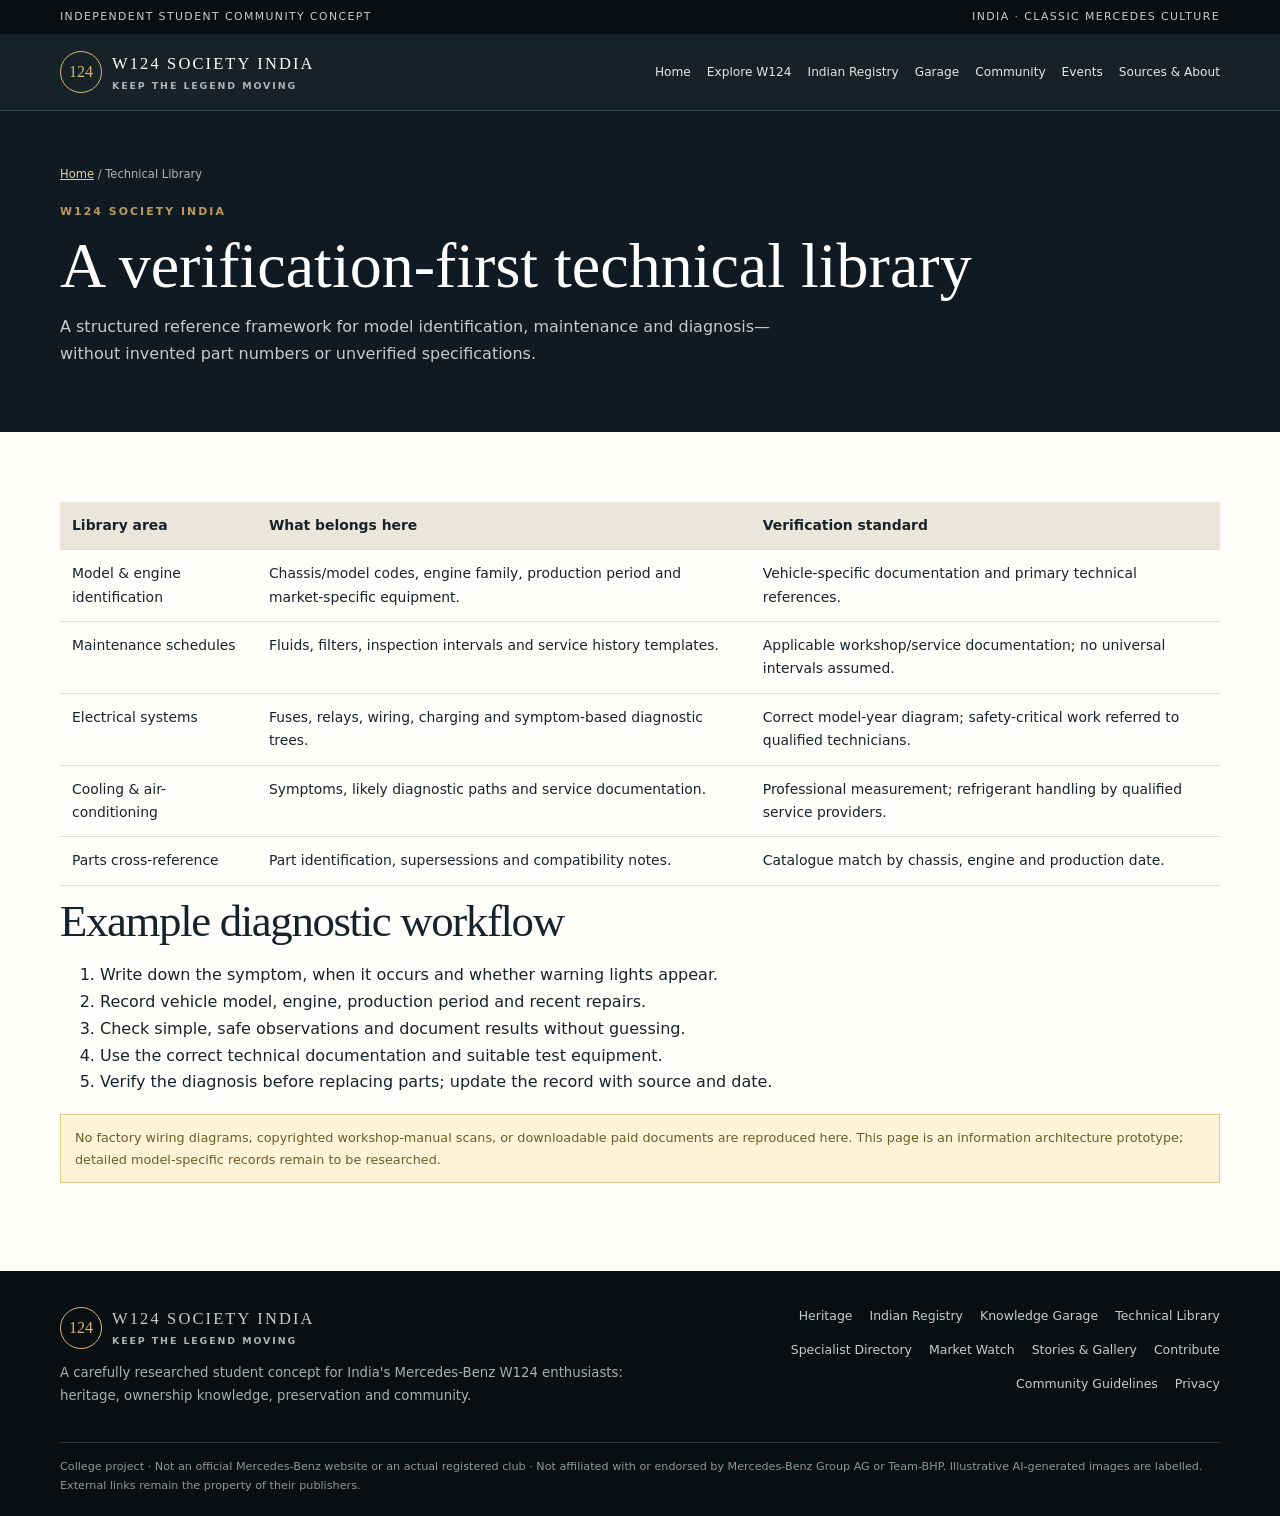
<file: technical.html>
<!doctype html><html lang="en"><head><meta charset="utf-8"><meta name="viewport" content="width=device-width,initial-scale=1"><title>Technical Library | W124 Society India</title><meta name="description" content="A verification-first W124 technical reference framework."><meta name="theme-color" content="#101a22"><meta property="og:title" content="Technical Library | W124 Society India"><meta property="og:description" content="A verification-first W124 technical reference framework."><link rel="stylesheet" href="styles.css"></head><body><a class="skip" href="#main">Skip to content</a><div class="top"><div class="wrap"><span>Independent student community concept</span><span>India · Classic Mercedes culture</span></div></div><header class="header"><div class="wrap nav"><a class="brand" href="index.html"><span class="mark">124</span><span><strong>W124 SOCIETY INDIA</strong><small>KEEP THE LEGEND MOVING</small></span></a><button class="menu-toggle" aria-expanded="false" aria-label="Toggle navigation">Menu ☰</button><nav class="navlinks" aria-label="Main navigation"><a href="index.html">Home</a><a href="heritage.html">Explore W124</a><a href="registry.html">Indian Registry</a><a href="garage.html" aria-current="page">Garage</a><a href="community.html">Community</a><a href="events.html">Events</a><a href="sources.html">Sources & About</a></nav></div></header><main id="main"><section class="page-hero"><div class="wrap"><div class="breadcrumbs"><a href="index.html">Home</a> / Technical Library</div><div class="eyebrow">W124 Society India</div><h1>A verification-first technical library</h1><p>A structured reference framework for model identification, maintenance and diagnosis—without invented part numbers or unverified specifications.</p></div></section><section class="section"><div class="wrap"><div class="tablewrap"><table><thead><tr><th>Library area</th><th>What belongs here</th><th>Verification standard</th></tr></thead><tbody><tr><td>Model & engine identification</td><td>Chassis/model codes, engine family, production period and market-specific equipment.</td><td>Vehicle-specific documentation and primary technical references.</td></tr><tr><td>Maintenance schedules</td><td>Fluids, filters, inspection intervals and service history templates.</td><td>Applicable workshop/service documentation; no universal intervals assumed.</td></tr><tr><td>Electrical systems</td><td>Fuses, relays, wiring, charging and symptom-based diagnostic trees.</td><td>Correct model-year diagram; safety-critical work referred to qualified technicians.</td></tr><tr><td>Cooling & air-conditioning</td><td>Symptoms, likely diagnostic paths and service documentation.</td><td>Professional measurement; refrigerant handling by qualified service providers.</td></tr><tr><td>Parts cross-reference</td><td>Part identification, supersessions and compatibility notes.</td><td>Catalogue match by chassis, engine and production date.</td></tr></tbody></table></div><h2>Example diagnostic workflow</h2><ol><li>Write down the symptom, when it occurs and whether warning lights appear.</li><li>Record vehicle model, engine, production period and recent repairs.</li><li>Check simple, safe observations and document results without guessing.</li><li>Use the correct technical documentation and suitable test equipment.</li><li>Verify the diagnosis before replacing parts; update the record with source and date.</li></ol><div class="demo-label">No factory wiring diagrams, copyrighted workshop-manual scans, or downloadable paid documents are reproduced here. This page is an information architecture prototype; detailed model-specific records remain to be researched.</div></div></section></main><footer class="footer"><div class="wrap"><div class="footer-grid"><div><a class="brand" href="index.html"><span class="mark">124</span><span><strong>W124 SOCIETY INDIA</strong><small>KEEP THE LEGEND MOVING</small></span></a><p>A carefully researched student concept for India's Mercedes-Benz W124 enthusiasts: heritage, ownership knowledge, preservation and community.</p></div><div class="footerlinks"><a href="heritage.html">Heritage</a><a href="registry.html">Indian Registry</a><a href="garage.html">Knowledge Garage</a><a href="technical.html">Technical Library</a><a href="directory.html">Specialist Directory</a><a href="market.html">Market Watch</a><a href="stories.html">Stories & Gallery</a><a href="contribute.html">Contribute</a><a href="guidelines.html">Community Guidelines</a><a href="privacy.html">Privacy</a></div></div><div class="fine">College project · Not an official Mercedes-Benz website or an actual registered club · Not affiliated with or endorsed by Mercedes-Benz Group AG or Team-BHP. Illustrative AI-generated images are labelled. External links remain the property of their publishers.</div></div></footer><script src="script.js"></script></body></html>
</file>
<file: styles.css>
:root{--ink:#17232a;--night:#101a22;--night2:#1c2b34;--gold:#d4b675;--cream:#f3f0e8;--paper:#fffefa;--muted:#647279;--line:#dcded9;--blue:#7e9da9;--green:#dfe9e2}
*{box-sizing:border-box}html{scroll-behavior:smooth;scroll-padding-top:90px}body{margin:0;background:var(--paper);color:var(--ink);font:16px/1.68 Inter,system-ui,-apple-system,"Segoe UI",Arial,sans-serif}a{color:inherit}img{max-width:100%}.wrap{width:min(1160px,calc(100% - 40px));margin:auto}.top{background:#080e12;color:#c4cdca;font-size:.68rem;letter-spacing:.13em;text-transform:uppercase}.top .wrap{display:flex;justify-content:space-between;gap:10px;padding:8px 0}.header{position:sticky;top:0;z-index:20;background:#101a22f7;color:#fff;border-bottom:1px solid #34444b;backdrop-filter:blur(10px)}.nav{display:flex;align-items:center;justify-content:space-between;gap:20px;min-height:76px}.brand{display:flex;align-items:center;gap:10px;text-decoration:none;flex-shrink:0}.mark{width:42px;height:42px;border:1px solid var(--gold);border-radius:50%;display:grid;place-items:center;color:var(--gold);font:1rem Georgia,serif}.brand strong{font:1.03rem Georgia,serif;letter-spacing:.13em}.brand small{display:block;font-size:.59rem;letter-spacing:.2em;color:#a9b5b7;font-weight:800}.navlinks{display:flex;gap:16px;align-items:center;flex-wrap:wrap}.navlinks a{font-size:.76rem;text-decoration:none;color:#e1e7e4}.navlinks a:hover,.navlinks a:focus{color:var(--gold)}.menu-toggle{display:none;background:transparent;color:white;border:1px solid #65757a;padding:8px 11px}.hero{background:var(--night);color:white}.hero-grid{display:grid;grid-template-columns:.86fr 1.14fr;gap:44px;align-items:center;padding:58px 0 64px}.eyebrow{color:#b99b5e;text-transform:uppercase;letter-spacing:.19em;font-size:.68rem;font-weight:900}.hero h1{font:400 clamp(3rem,5.7vw,5.6rem)/.99 Georgia,serif;letter-spacing:-.045em;margin:16px 0 20px}.hero h1 em{color:#e4d0a0;font-weight:400}.lead{color:#c5cece;font-size:1.04rem;max-width:560px}.hero-img{position:relative;border:1px solid #4b5b62;min-height:390px;background:#1c2b34;overflow:hidden}.hero-img img{width:100%;height:100%;min-height:390px;object-fit:cover;display:block}.img-label{position:absolute;right:14px;top:14px;background:#101a22df;color:#e7d4a7;border:1px solid #b99b5e;padding:6px 10px;font-size:.64rem;letter-spacing:.1em;text-transform:uppercase}.img-caption{position:absolute;bottom:0;left:0;right:0;padding:40px 18px 16px;background:linear-gradient(transparent,#081017dd);font:italic 1.1rem Georgia,serif}.btns{display:flex;gap:10px;flex-wrap:wrap;margin-top:24px}.btn{display:inline-block;background:var(--gold);color:#16232a;text-decoration:none;font-size:.8rem;font-weight:900;padding:11px 16px;border:1px solid var(--gold);cursor:pointer}.btn.secondary{background:transparent;color:white;border-color:#75858a}.btn.darkbtn{background:var(--night);color:white;border-color:var(--night)}.ticker{background:var(--gold);color:#17232a}.ticker .wrap{display:flex;justify-content:space-between;gap:10px;flex-wrap:wrap;padding:11px 0;font-size:.67rem;font-weight:900;letter-spacing:.12em;text-transform:uppercase}.section{padding:70px 0}.cream{background:var(--cream)}.dark{background:var(--night);color:white}.section-head{text-align:center;max-width:760px;margin:0 auto 34px}.section h2{font:400 clamp(2rem,3.5vw,3.2rem)/1.1 Georgia,serif;letter-spacing:-.03em;margin:11px 0 14px}.section-head p{color:var(--muted);max-width:680px;margin:0 auto}.dark .section-head p{color:#bec8c8}.two-col{display:grid;grid-template-columns:1fr 1fr;gap:48px;align-items:center}.copy p{color:var(--muted)}.quote{background:#e8e2d3;border-left:3px solid var(--gold);padding:30px;font:italic 1.45rem/1.5 Georgia,serif}.quote small{display:block;font:800 .66rem Arial,sans-serif;letter-spacing:.14em;text-transform:uppercase;color:#667478;margin-top:16px}.grid3{display:grid;grid-template-columns:repeat(3,1fr);gap:16px}.card{border:1px solid var(--line);background:var(--paper);padding:23px;min-height:210px}.card h3{font:400 1.38rem Georgia,serif;margin:8px 0}.card p{color:var(--muted);font-size:.9rem}.card .num{font:italic 2rem Georgia,serif;color:#b49a61}.dark .card{background:#1b2a33;border-color:#3a4b54}.dark .card h3{color:#fff}.dark .card p{color:#bdc7c8}.link{font-size:.78rem;font-weight:900;color:#765e2e;text-decoration:none;border-bottom:1px solid #c8b27c;padding-bottom:3px}.dark .link{color:#e3cd98;border-color:#a48c58}.gallery{display:grid;grid-template-columns:1.2fr .9fr .9fr;gap:13px}.gallery figure{margin:0;position:relative;min-height:250px;background:#1b2a33;overflow:hidden}.gallery img{width:100%;height:100%;min-height:250px;object-fit:cover;display:block;transition:transform .4s}.gallery figure:hover img{transform:scale(1.035)}.gallery figcaption{position:absolute;bottom:0;left:0;right:0;padding:36px 15px 13px;color:white;background:linear-gradient(transparent,#081017dc);font:1.05rem Georgia,serif}.note{font-size:.77rem;color:var(--muted);margin-top:16px}.dark .note{color:#b8c4c5}.pill{display:inline-block;border:1px solid #c7b17b;color:#755d2b;padding:4px 8px;font-size:.66rem;font-weight:900;letter-spacing:.1em;text-transform:uppercase}.model-grid{display:grid;grid-template-columns:repeat(4,1fr);gap:12px}.model{border:1px solid #46575e;padding:19px}.model b{font:1.45rem Georgia,serif;color:#e0c98f}.model span{display:block;color:#c4cece;font-size:.82rem}.splitlist{display:grid;grid-template-columns:1fr 1fr;gap:14px}.item{border-top:1px solid var(--line);padding:15px 0}.item b{font:1.1rem Georgia,serif}.item p{margin:5px 0;color:var(--muted);font-size:.88rem}.callout{background:#e7dfca;padding:40px 0}.callout-inner{display:flex;justify-content:space-between;align-items:center;gap:22px}.callout h2{font:400 clamp(1.8rem,3vw,2.6rem) Georgia,serif;margin:0}.callout p{color:#59686c;margin:8px 0 0}.callout .btn{white-space:nowrap;background:var(--night);color:white;border-color:var(--night)}.footer{background:#080e12;color:#c3cecc;padding:35px 0 20px}.footer-grid{display:grid;grid-template-columns:1.2fr 1fr;gap:30px}.footer p{font-size:.83rem;color:#a5b2b3;max-width:580px}.footerlinks{display:flex;justify-content:flex-end;align-content:start;gap:13px 17px;flex-wrap:wrap}.footerlinks a{font-size:.78rem;text-decoration:none}.fine{border-top:1px solid #2b3940;margin-top:22px;padding-top:15px;font-size:.7rem;color:#89989a}.page-hero{background:var(--night);color:white;padding:54px 0 48px}.page-hero h1{font:400 clamp(2.6rem,5vw,4.5rem)/1.02 Georgia,serif;margin:12px 0}.page-hero p{color:#c2cccc;max-width:760px}.breadcrumbs{font-size:.72rem;color:#aab8b9;margin-bottom:18px}.breadcrumbs a{color:#e2d0a3}.content{max-width:900px}.content h2{font:400 2rem Georgia,serif;margin-top:34px}.content h3{font:400 1.3rem Georgia,serif}.content p,.content li{color:#4d5b61}.content li{margin:7px 0}.tablewrap{overflow-x:auto}table{border-collapse:collapse;width:100%;font-size:.87rem}th,td{text-align:left;padding:12px;border-bottom:1px solid var(--line);vertical-align:top}th{background:#eae6dc;font-weight:900}.searchbar{display:flex;gap:9px;flex-wrap:wrap;margin:20px 0}.searchbar input,.searchbar select,input,textarea,select{font:inherit;padding:11px;border:1px solid #cbd0cd;background:white;color:var(--ink);width:100%;border-radius:0}.searchbar input{flex:1;min-width:210px}.searchbar select{width:auto;min-width:150px}.status{font-size:.72rem;font-weight:900;text-transform:uppercase;letter-spacing:.08em;color:#765e2e}.demo-label{background:#fff4d8;border:1px solid #e1c987;color:#705b29;padding:12px 14px;font-size:.8rem;margin:18px 0}.formgrid{display:grid;grid-template-columns:1fr 1fr;gap:14px}.field label{display:block;font-size:.78rem;font-weight:900;margin-bottom:5px}.field.full{grid-column:1/-1}.field textarea{min-height:120px}.form-msg{margin-top:12px;font-weight:800;font-size:.85rem}.faq details{border-bottom:1px solid var(--line);padding:15px 0}.faq summary{font-weight:850;cursor:pointer}.faq details p{color:var(--muted)}.hidden{display:none!important}.skip{position:absolute;left:-9999px}.skip:focus{left:12px;top:12px;background:white;color:black;padding:10px;z-index:50}
@media(max-width:900px){.hero-grid,.two-col{grid-template-columns:1fr}.hero-grid{padding:42px 0}.hero-img,.hero-img img{min-height:300px}.grid3{grid-template-columns:1fr 1fr}.gallery{grid-template-columns:1fr 1fr}.gallery figure:first-child{grid-column:1/-1}.navlinks{gap:10px}.navlinks a{font-size:.7rem}}
@media(max-width:640px){.wrap{width:calc(100% - 30px)}.top .wrap{font-size:.56rem}.nav{align-items:flex-start;flex-wrap:wrap;padding:12px 0}.menu-toggle{display:block;margin-left:auto}.navlinks{display:none;width:100%;padding:10px 0 5px;flex-direction:column;align-items:flex-start}.navlinks.open{display:flex}.navlinks a{font-size:.83rem;padding:4px 0}.hero h1{font-size:3.2rem}.hero-img,.hero-img img{min-height:220px}.section{padding:52px 0}.grid3,.gallery,.splitlist,.formgrid,.footer-grid{grid-template-columns:1fr}.gallery figure:first-child{grid-column:auto}.gallery figure,.gallery img{min-height:225px}.model-grid{grid-template-columns:1fr 1fr}.callout-inner{align-items:flex-start;flex-direction:column}.footerlinks{justify-content:flex-start}.field.full{grid-column:auto}.ticker .wrap{font-size:.59rem}}
@media(prefers-reduced-motion:reduce){html{scroll-behavior:auto}*,*:before,*:after{transition:none!important;animation:none!important}}
</file>
